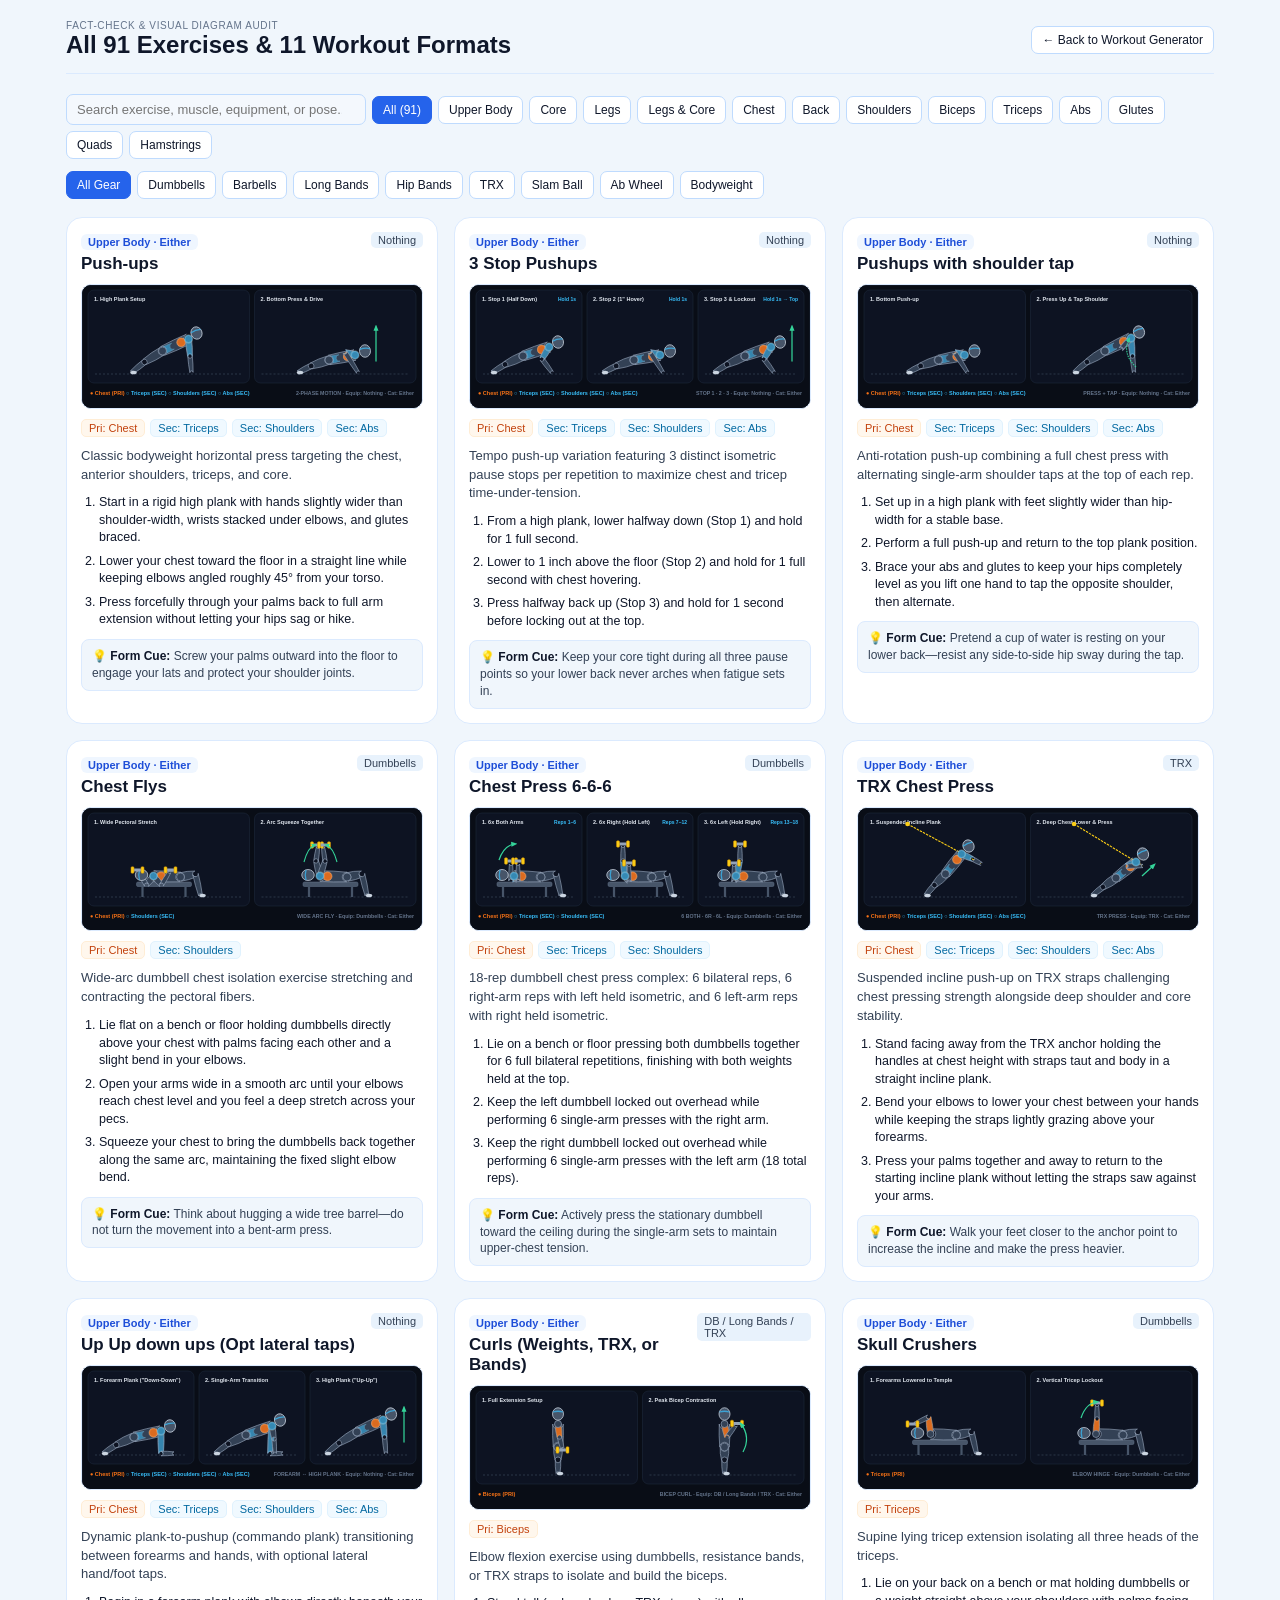
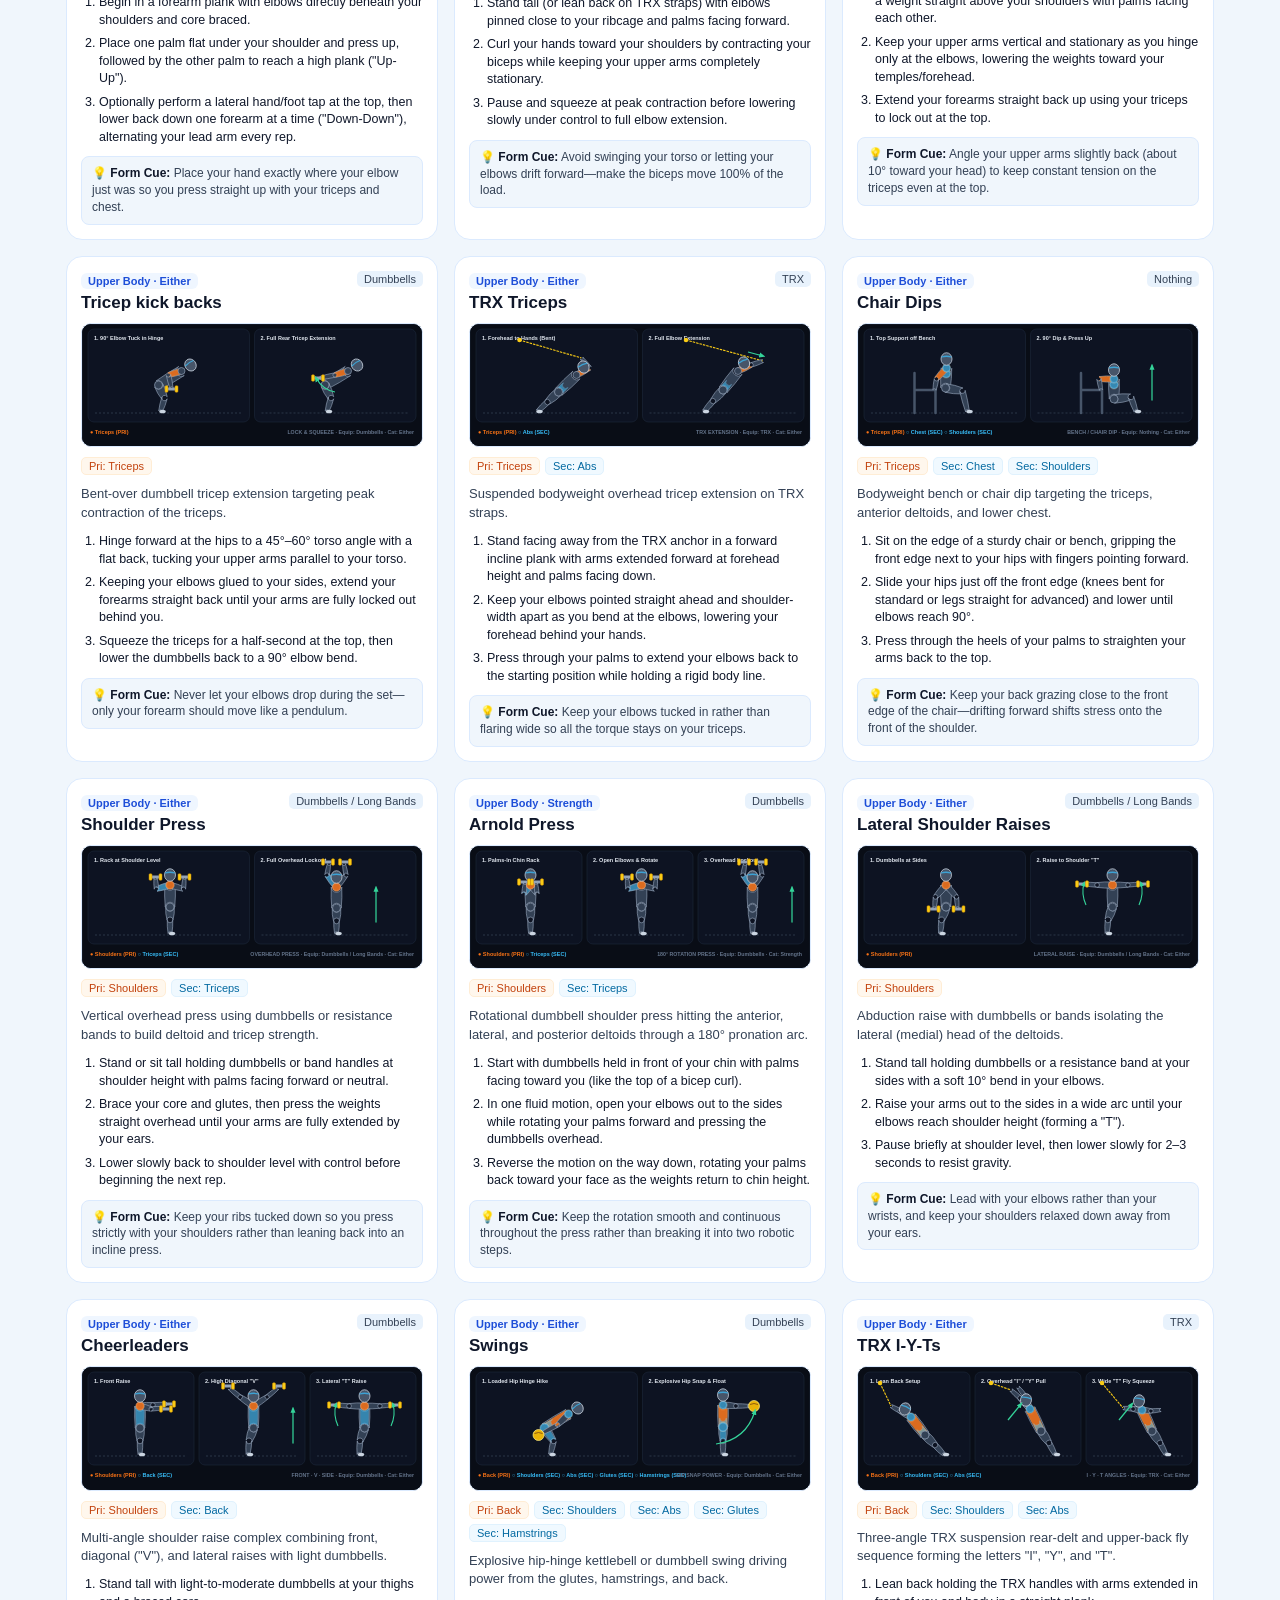
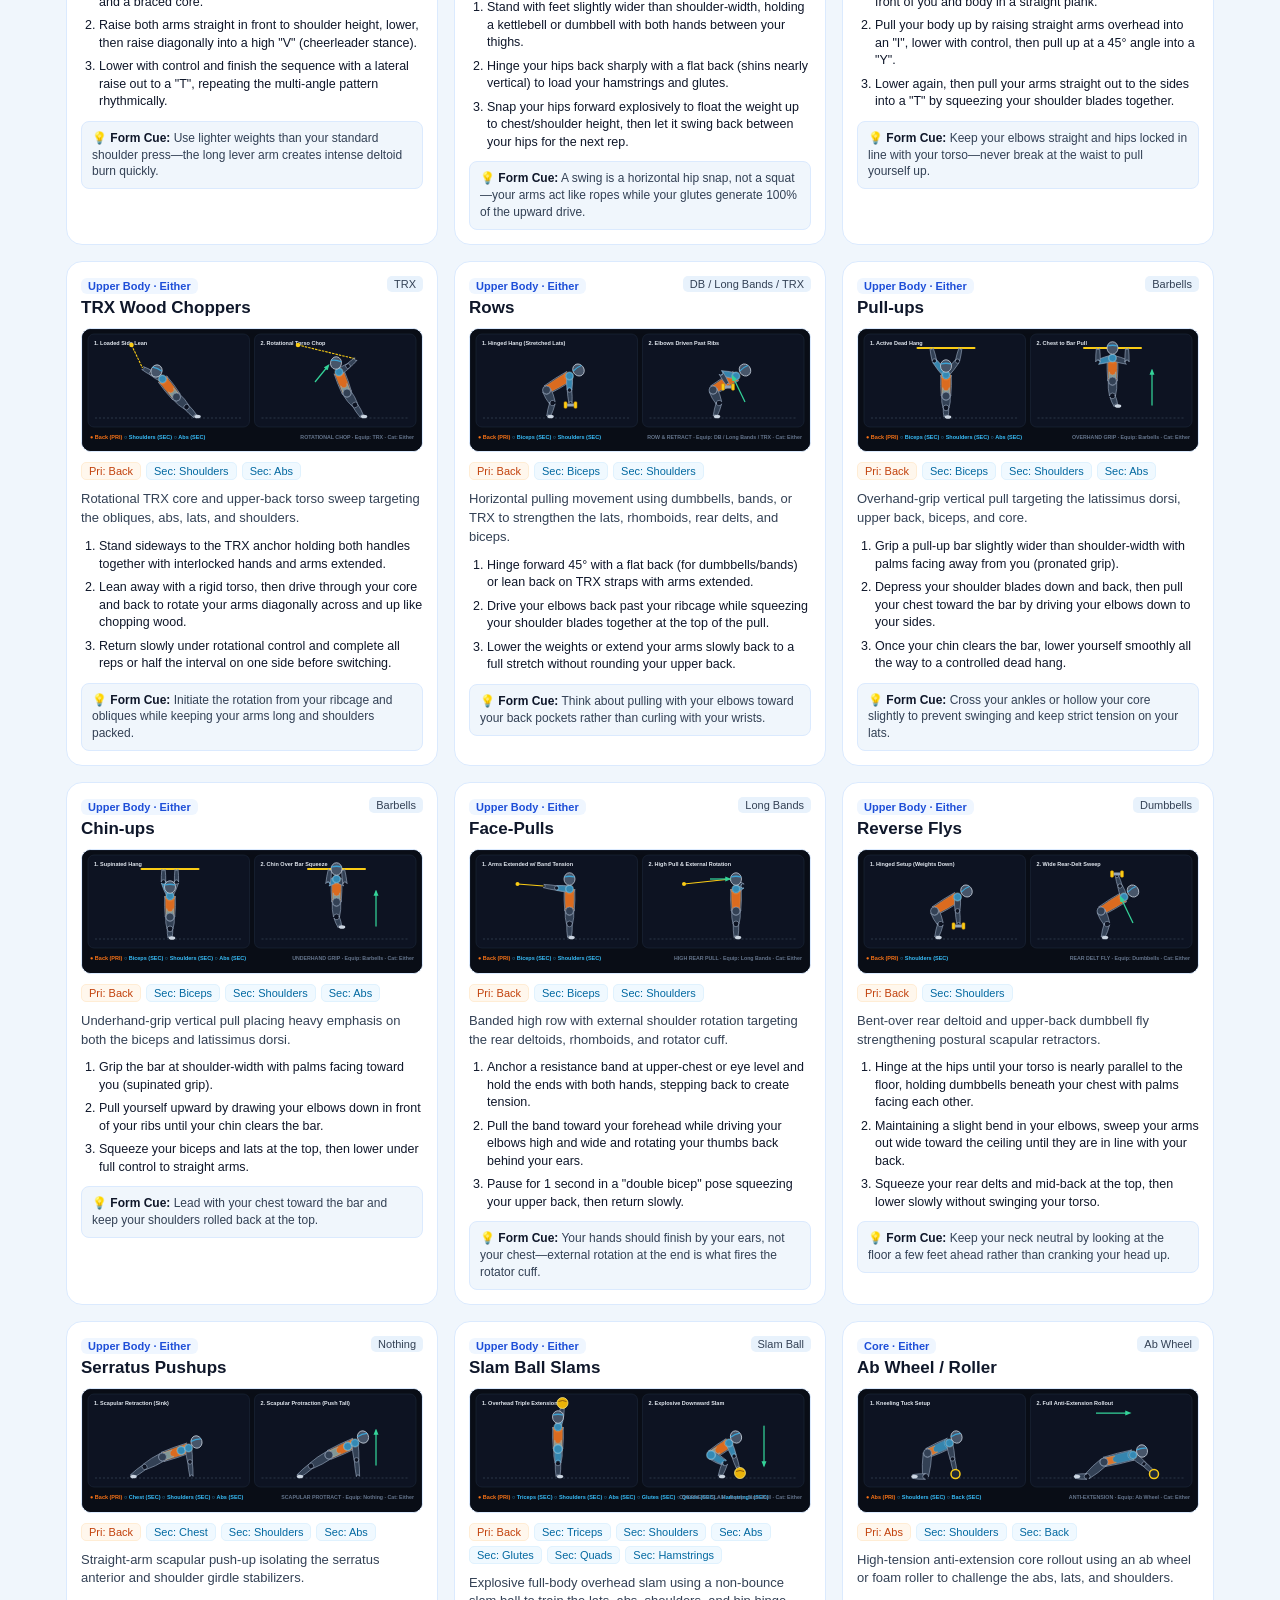
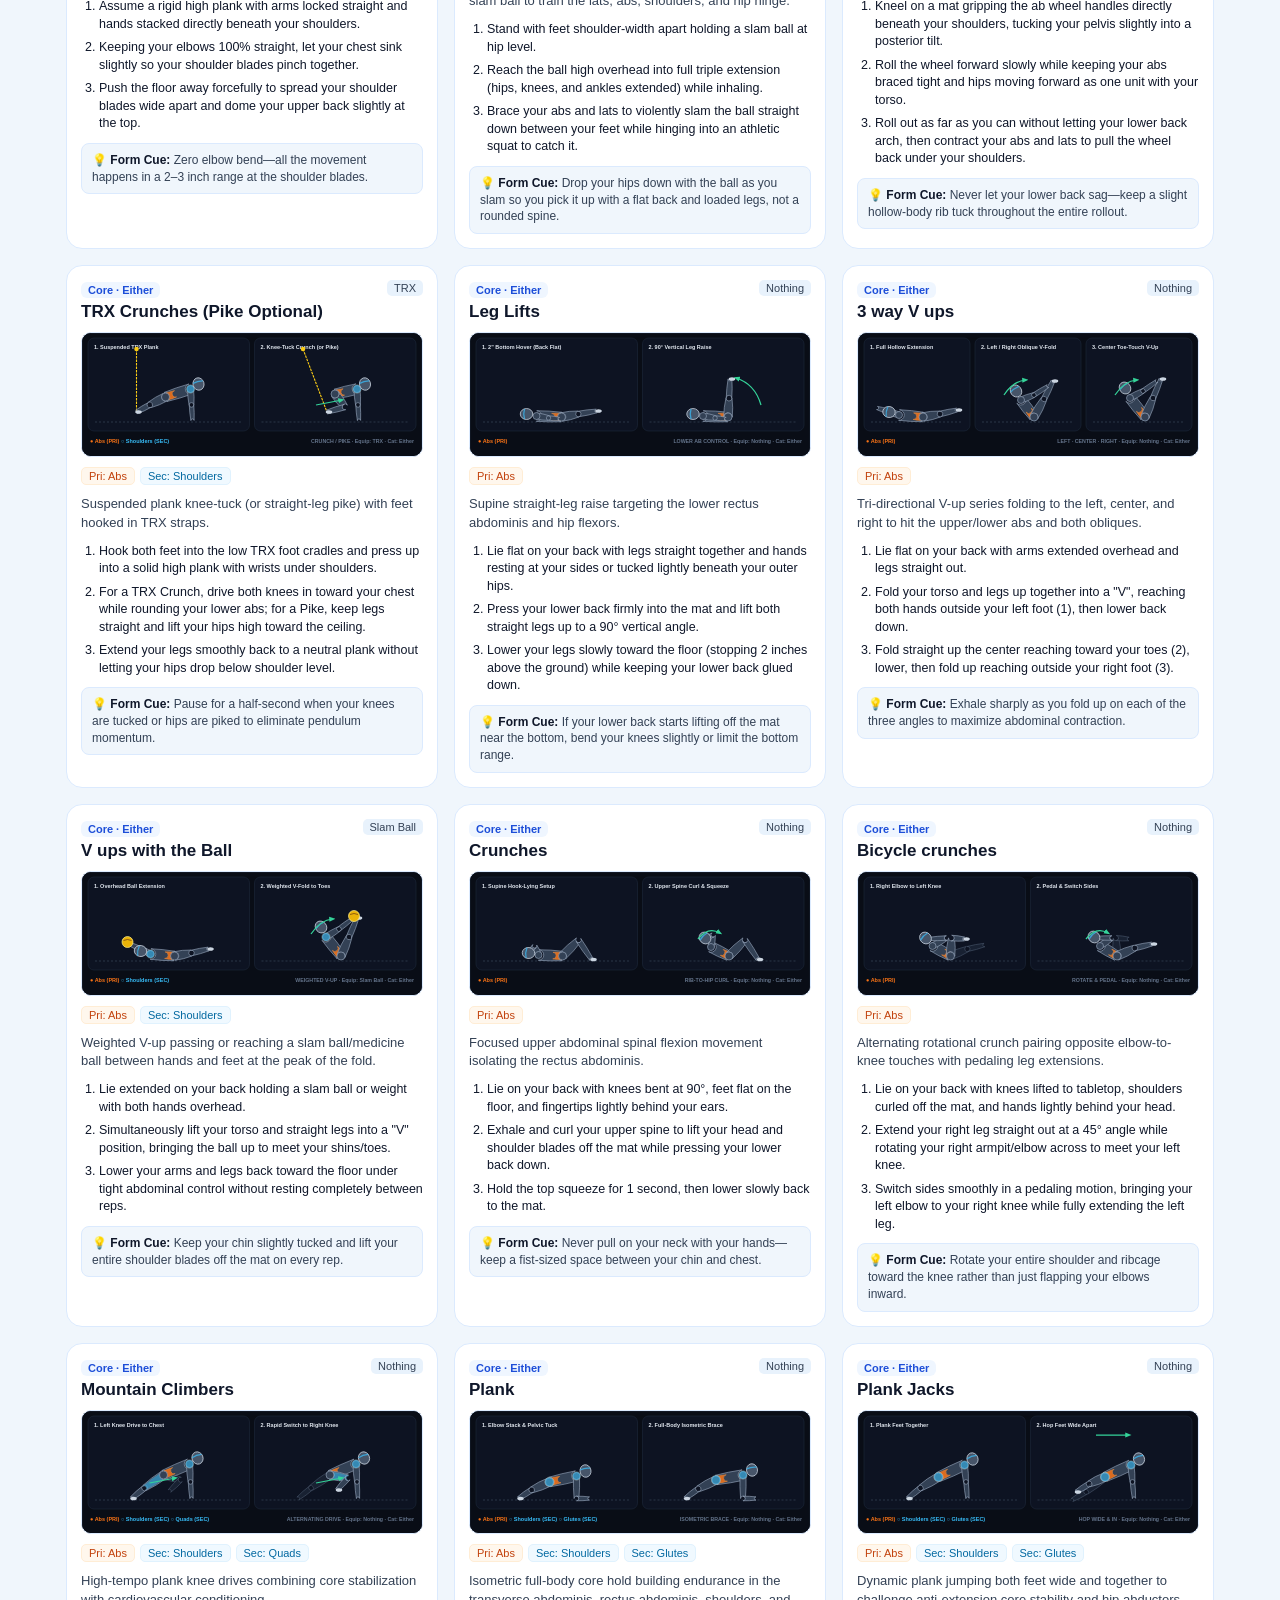
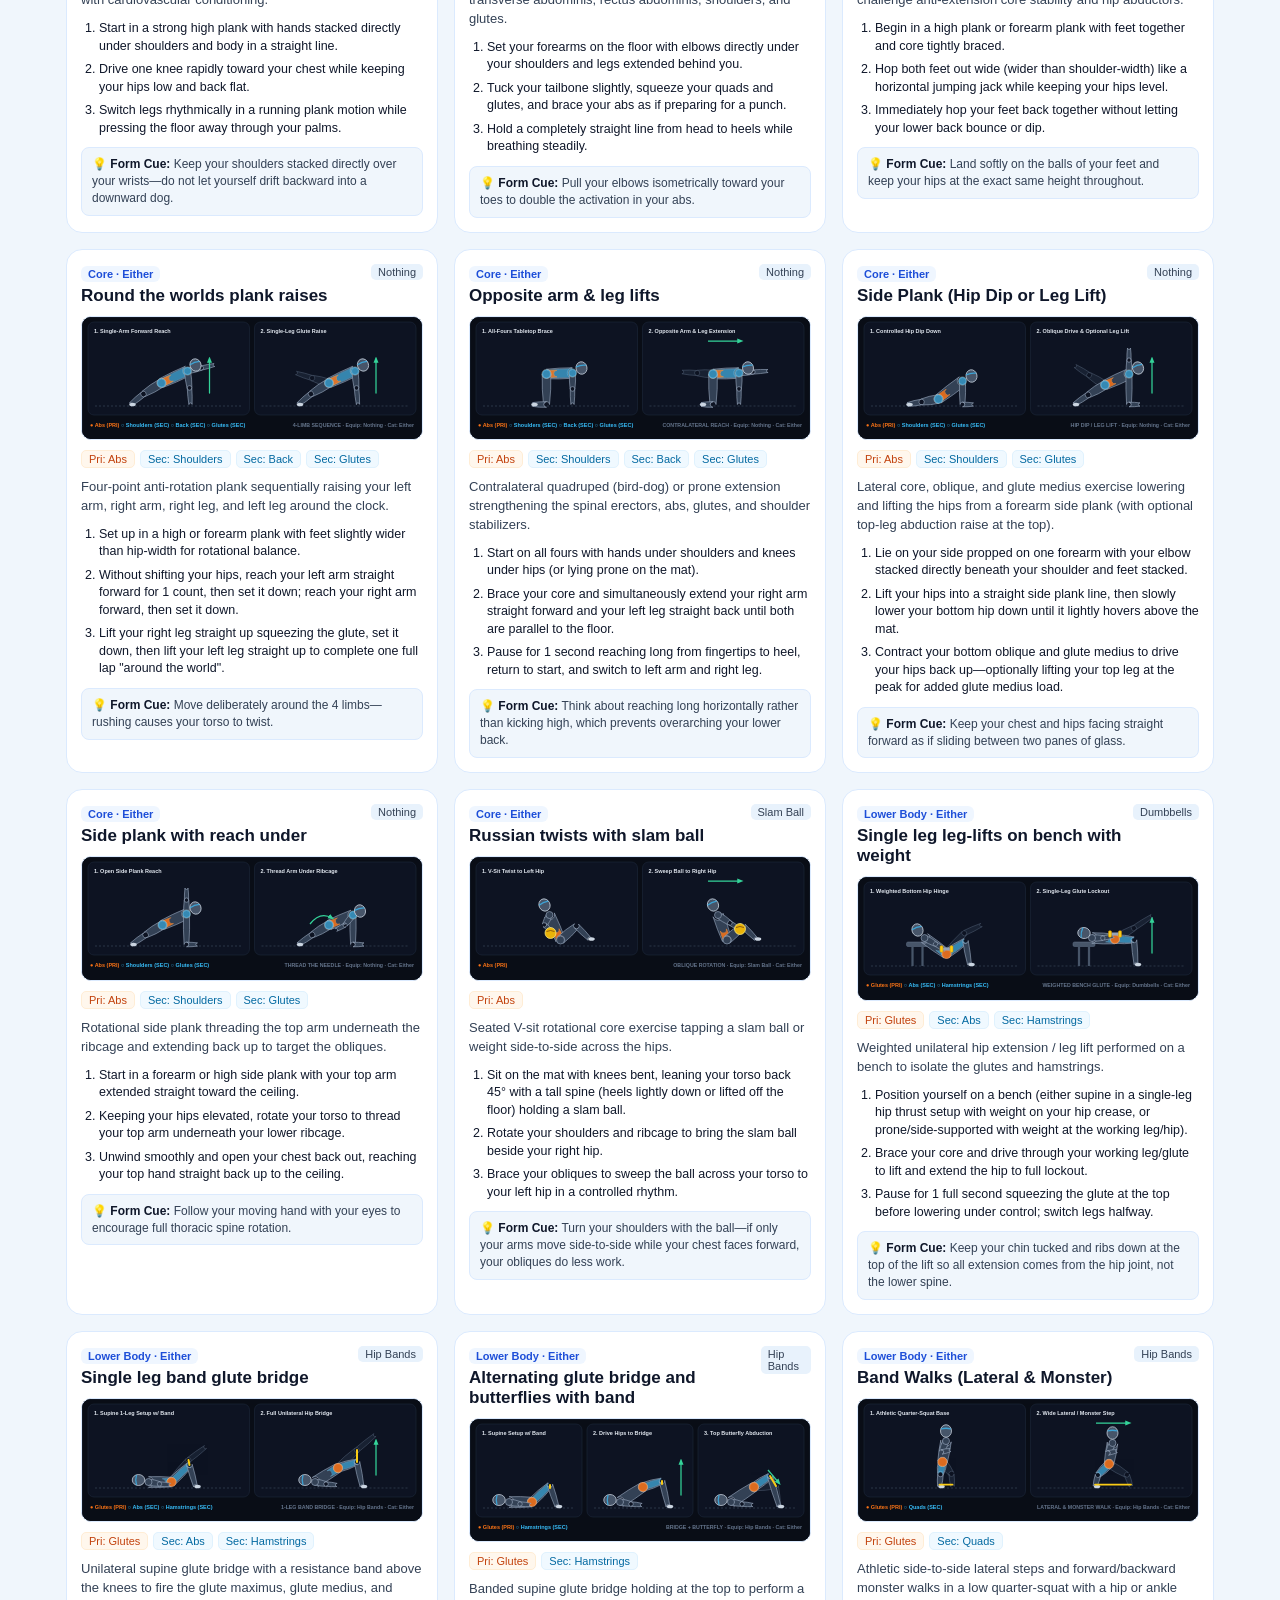
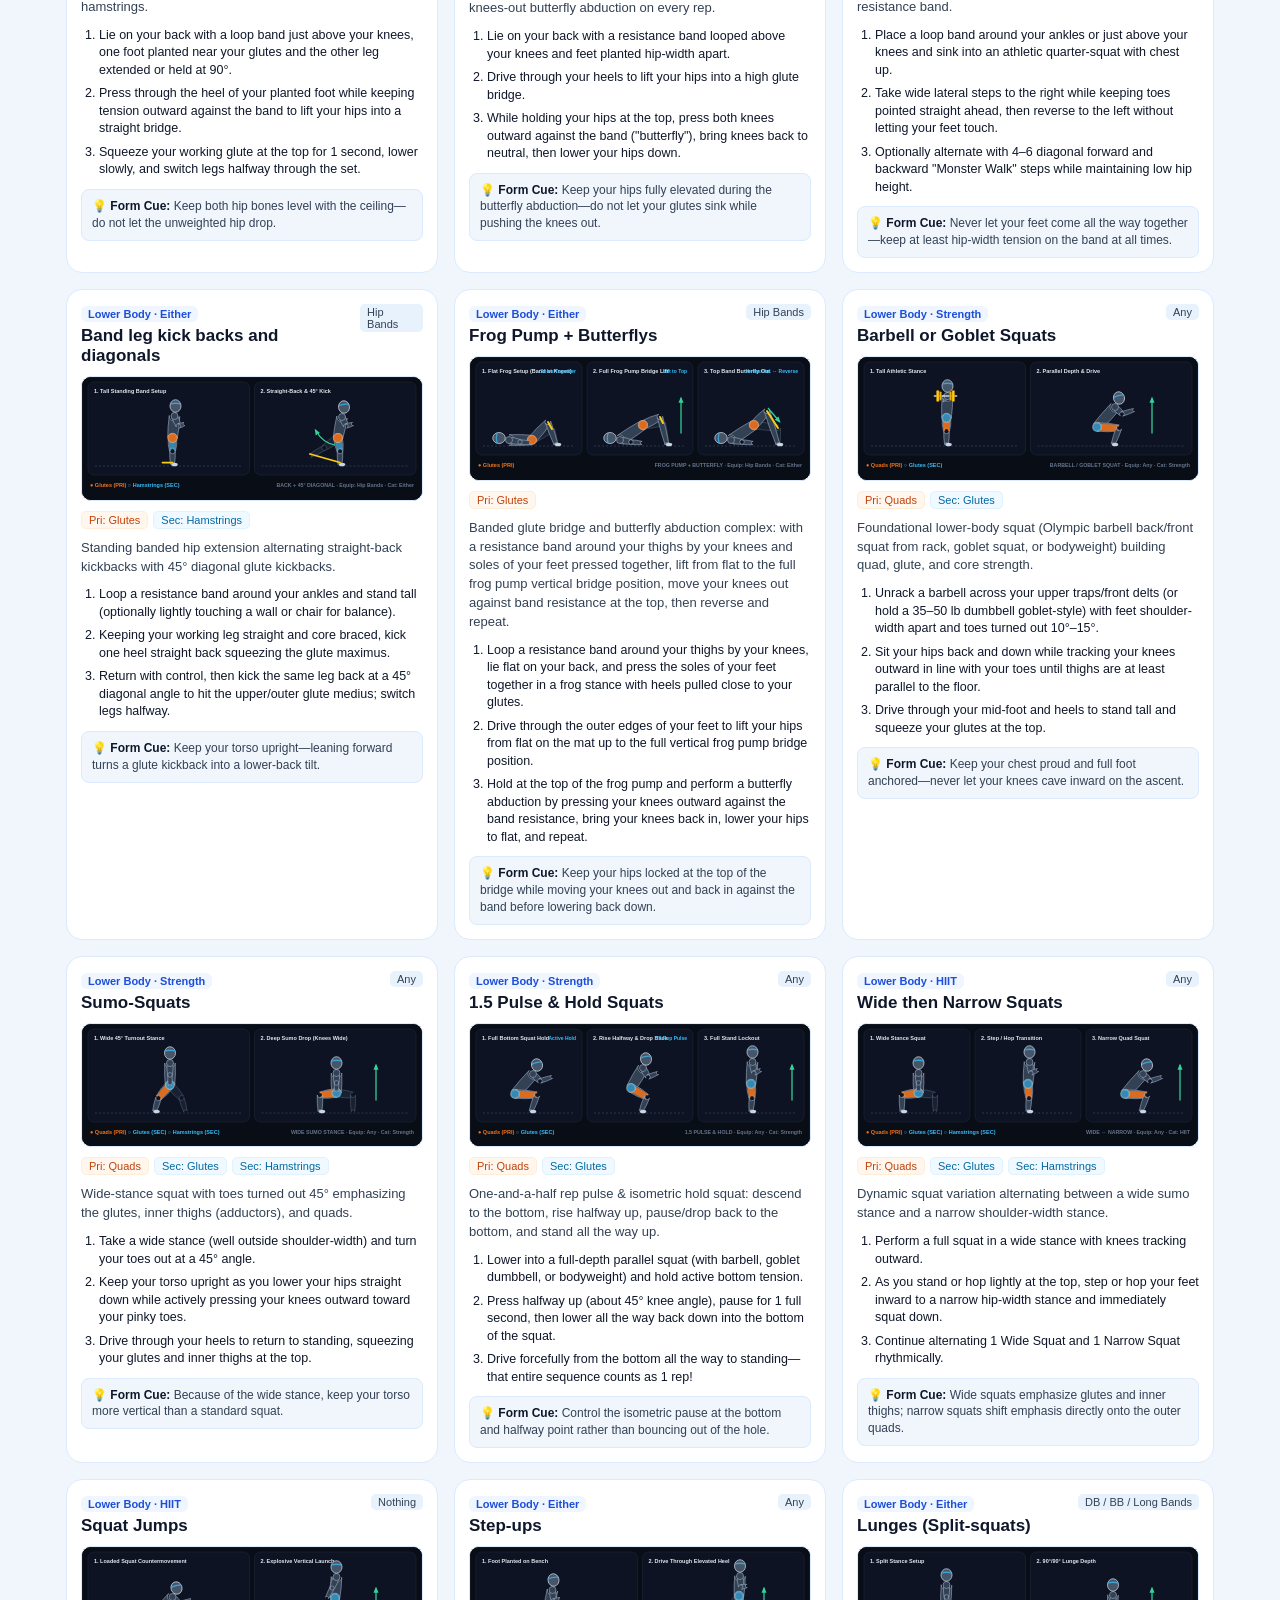
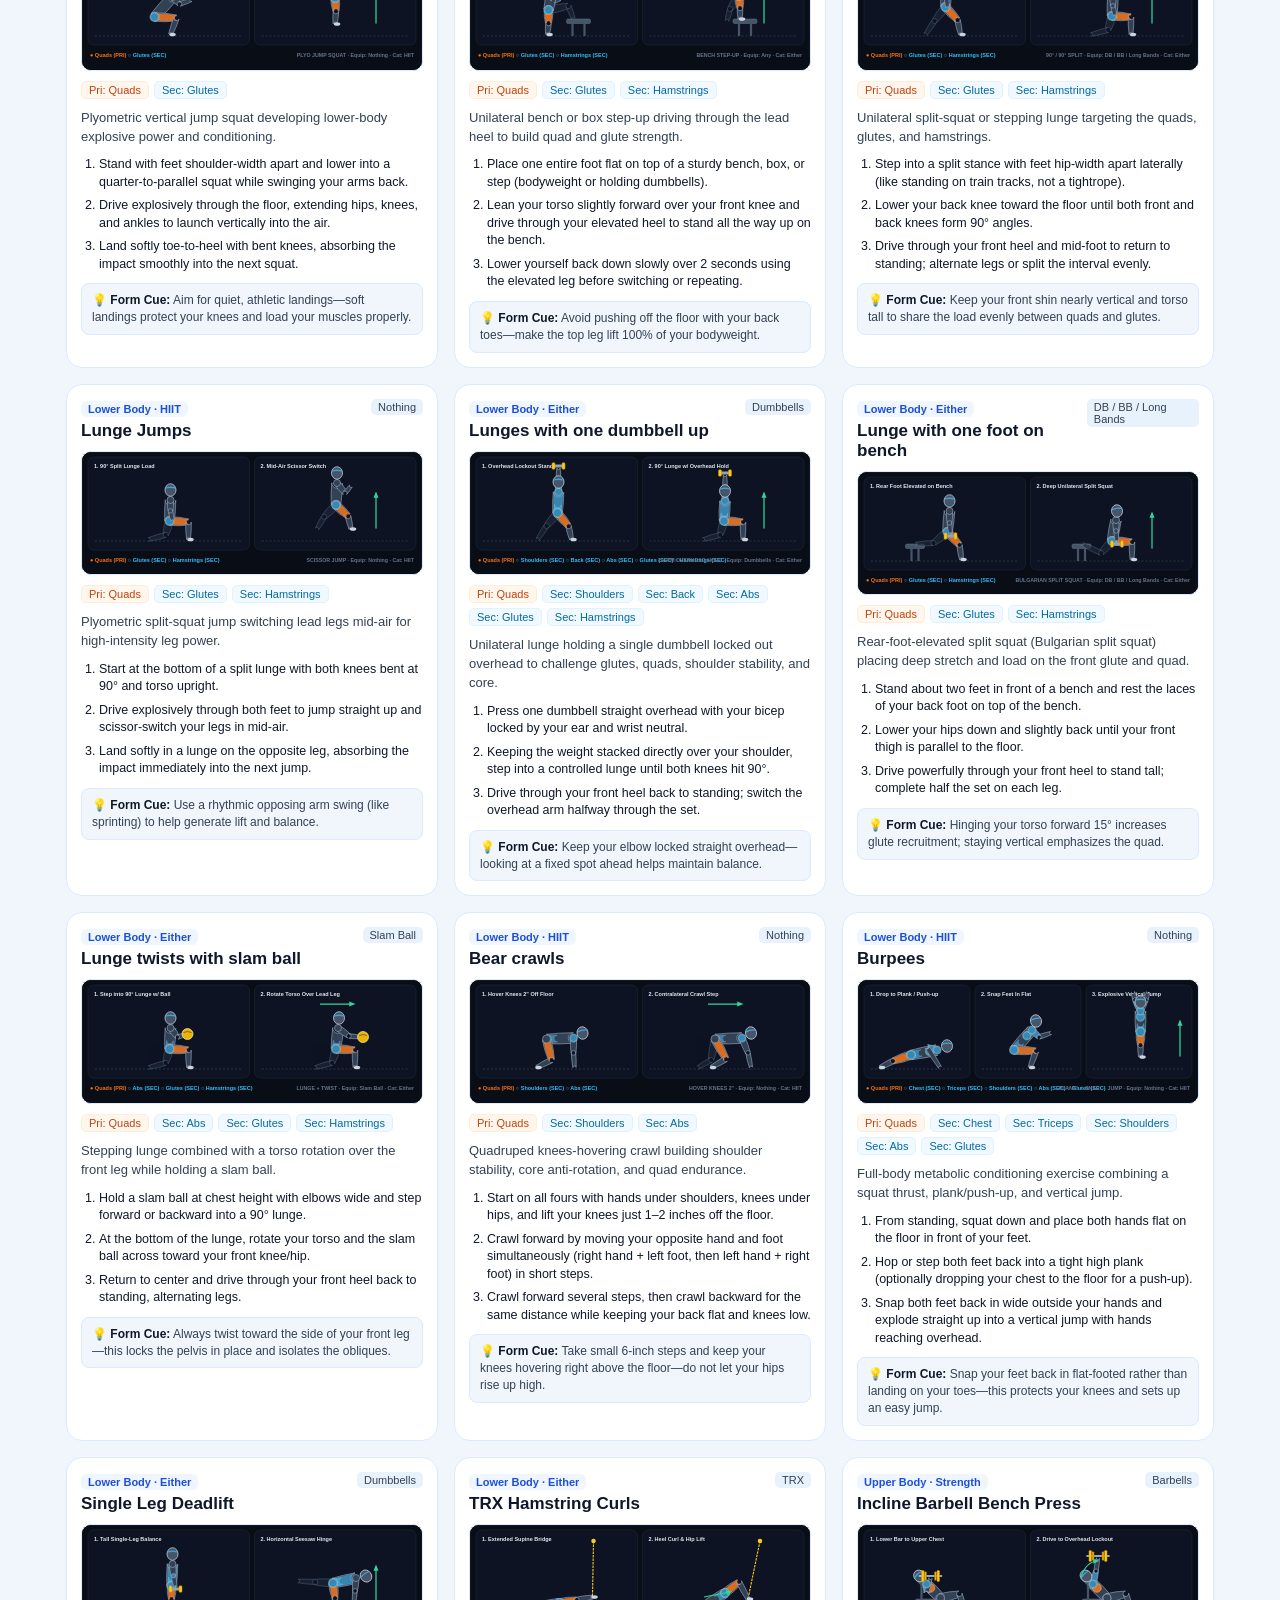
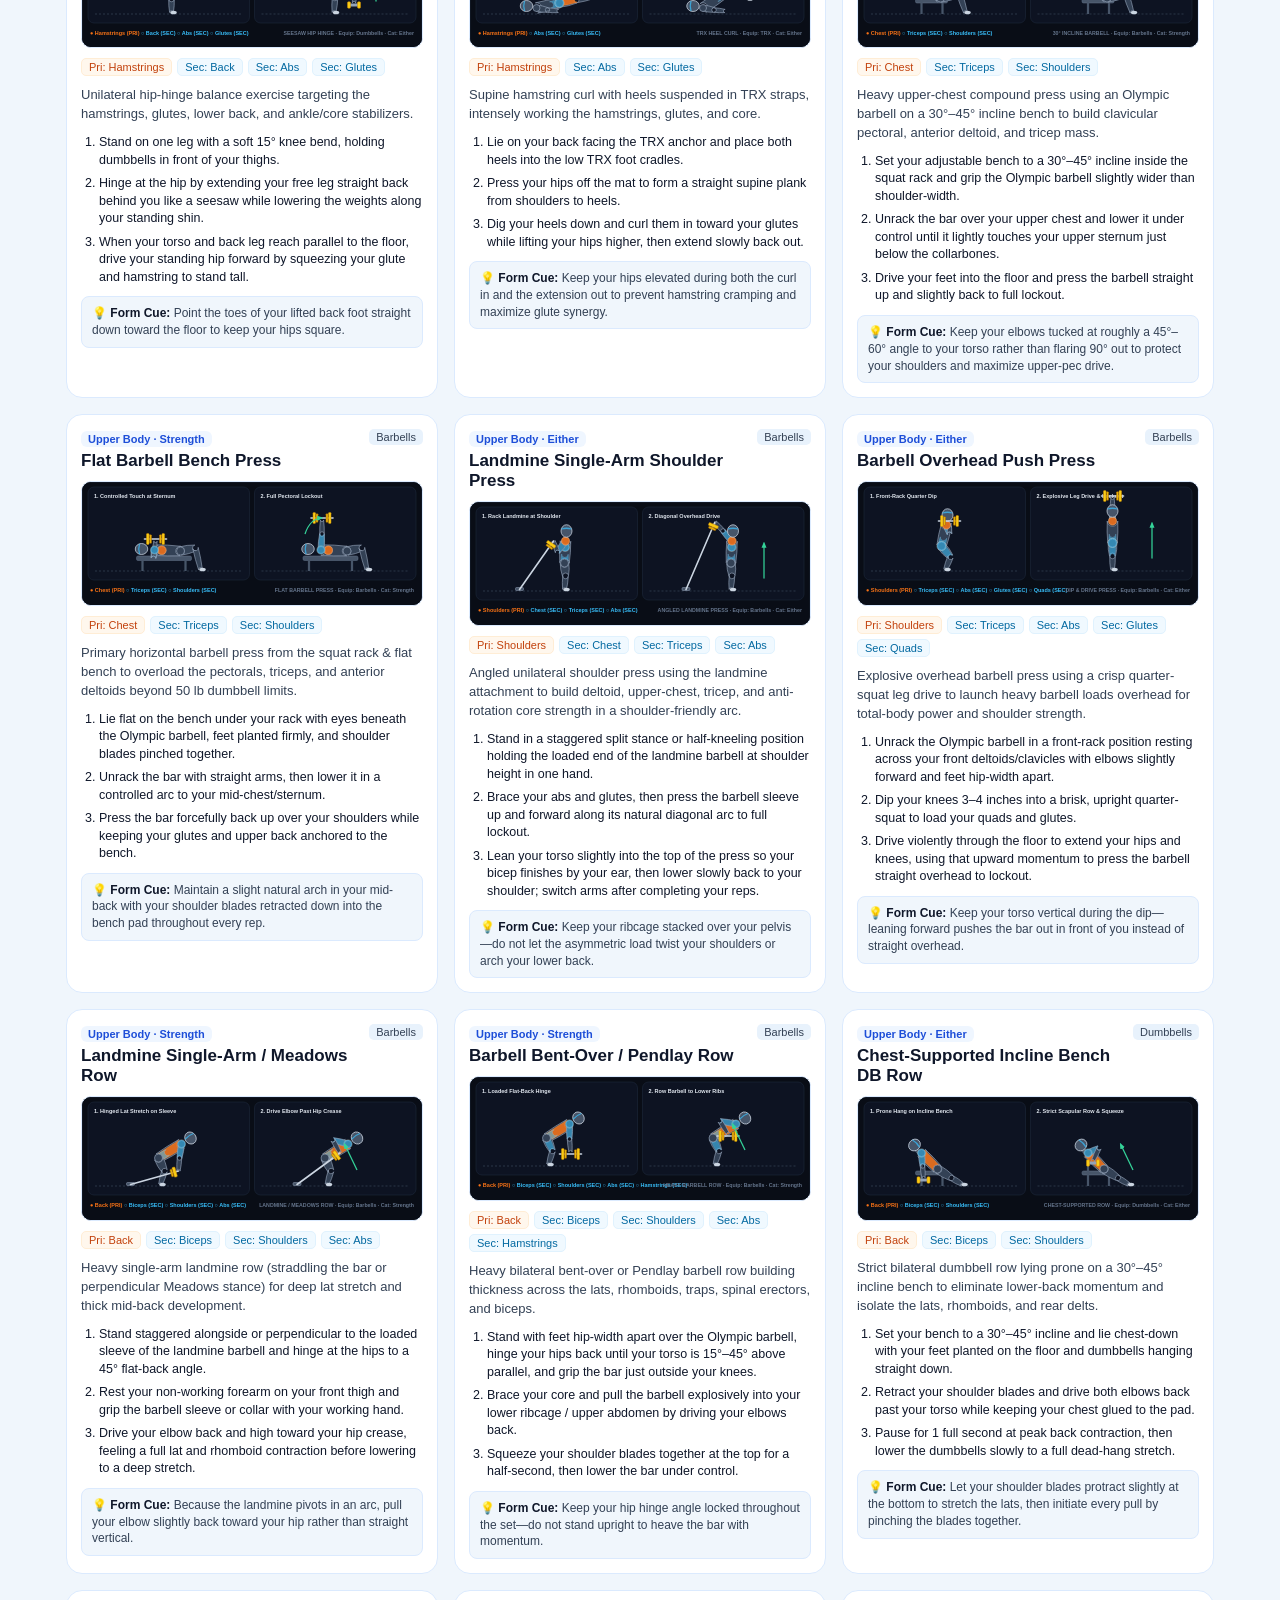
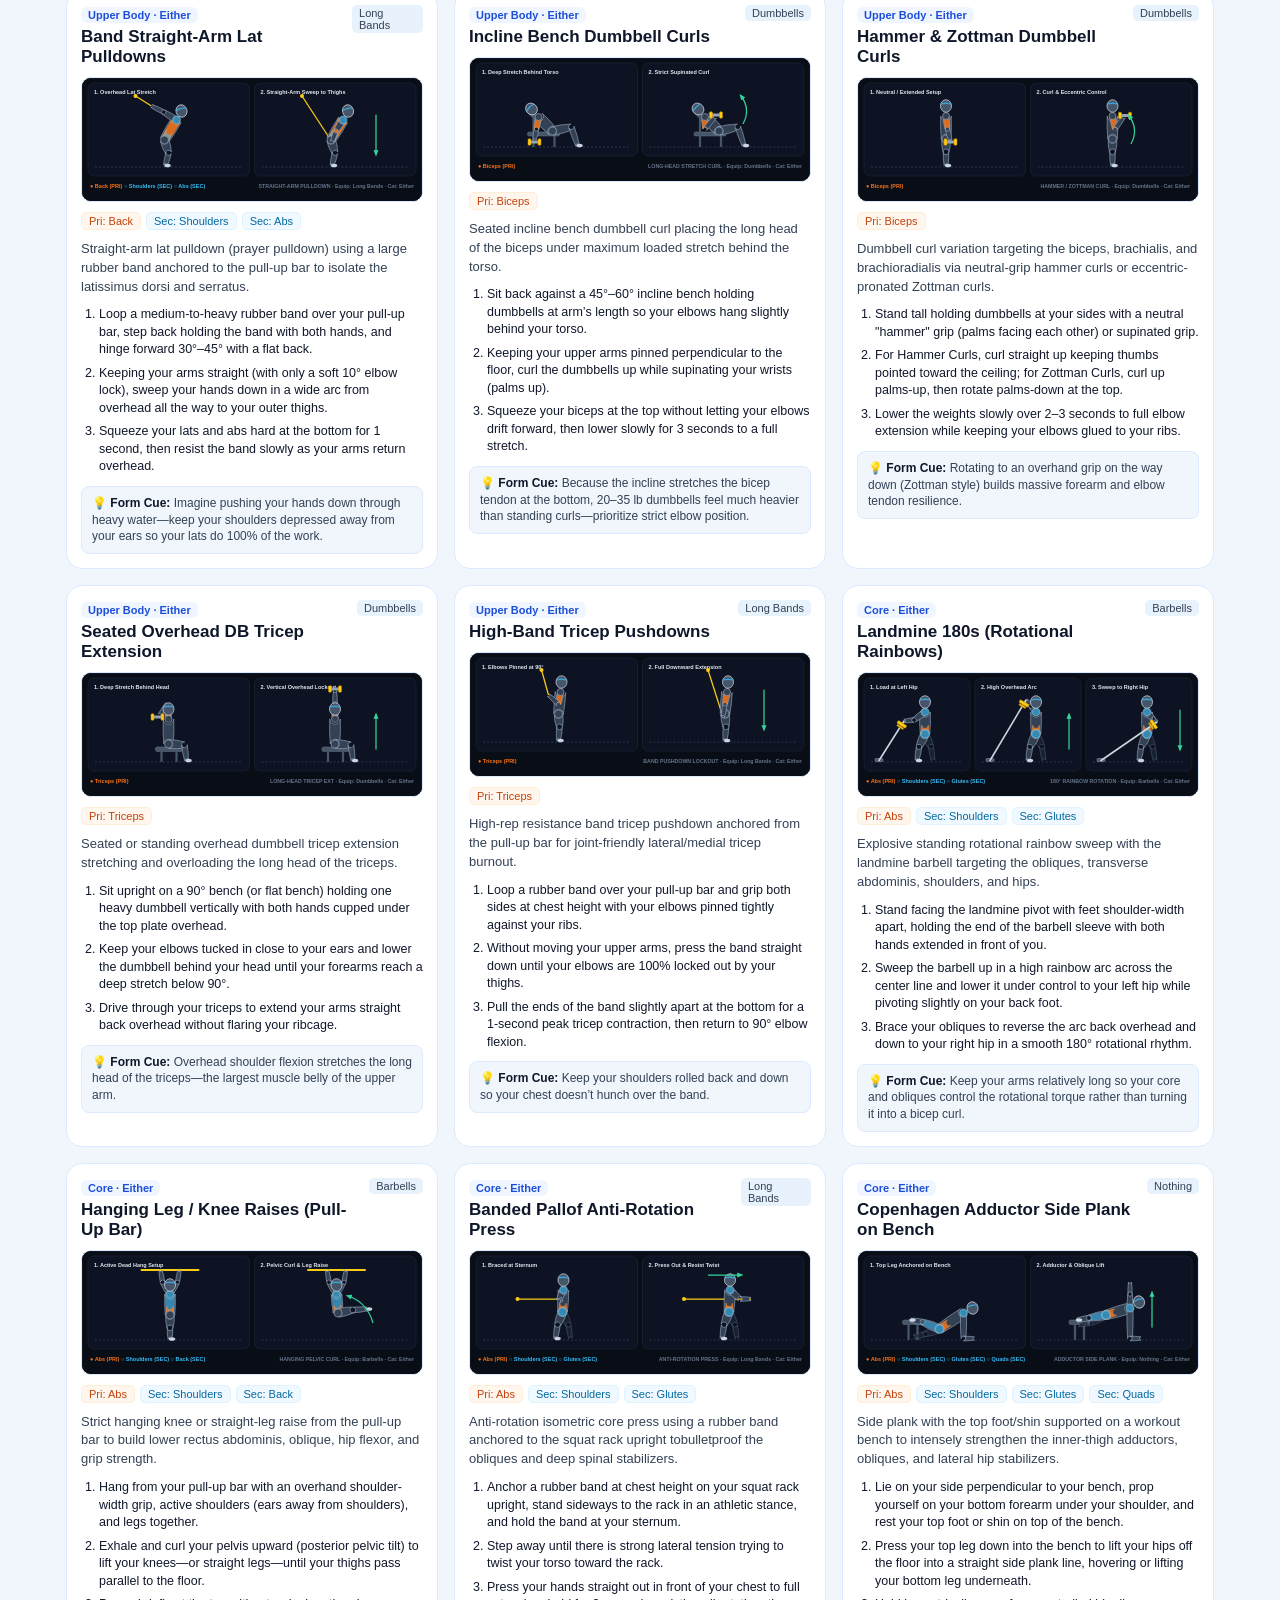
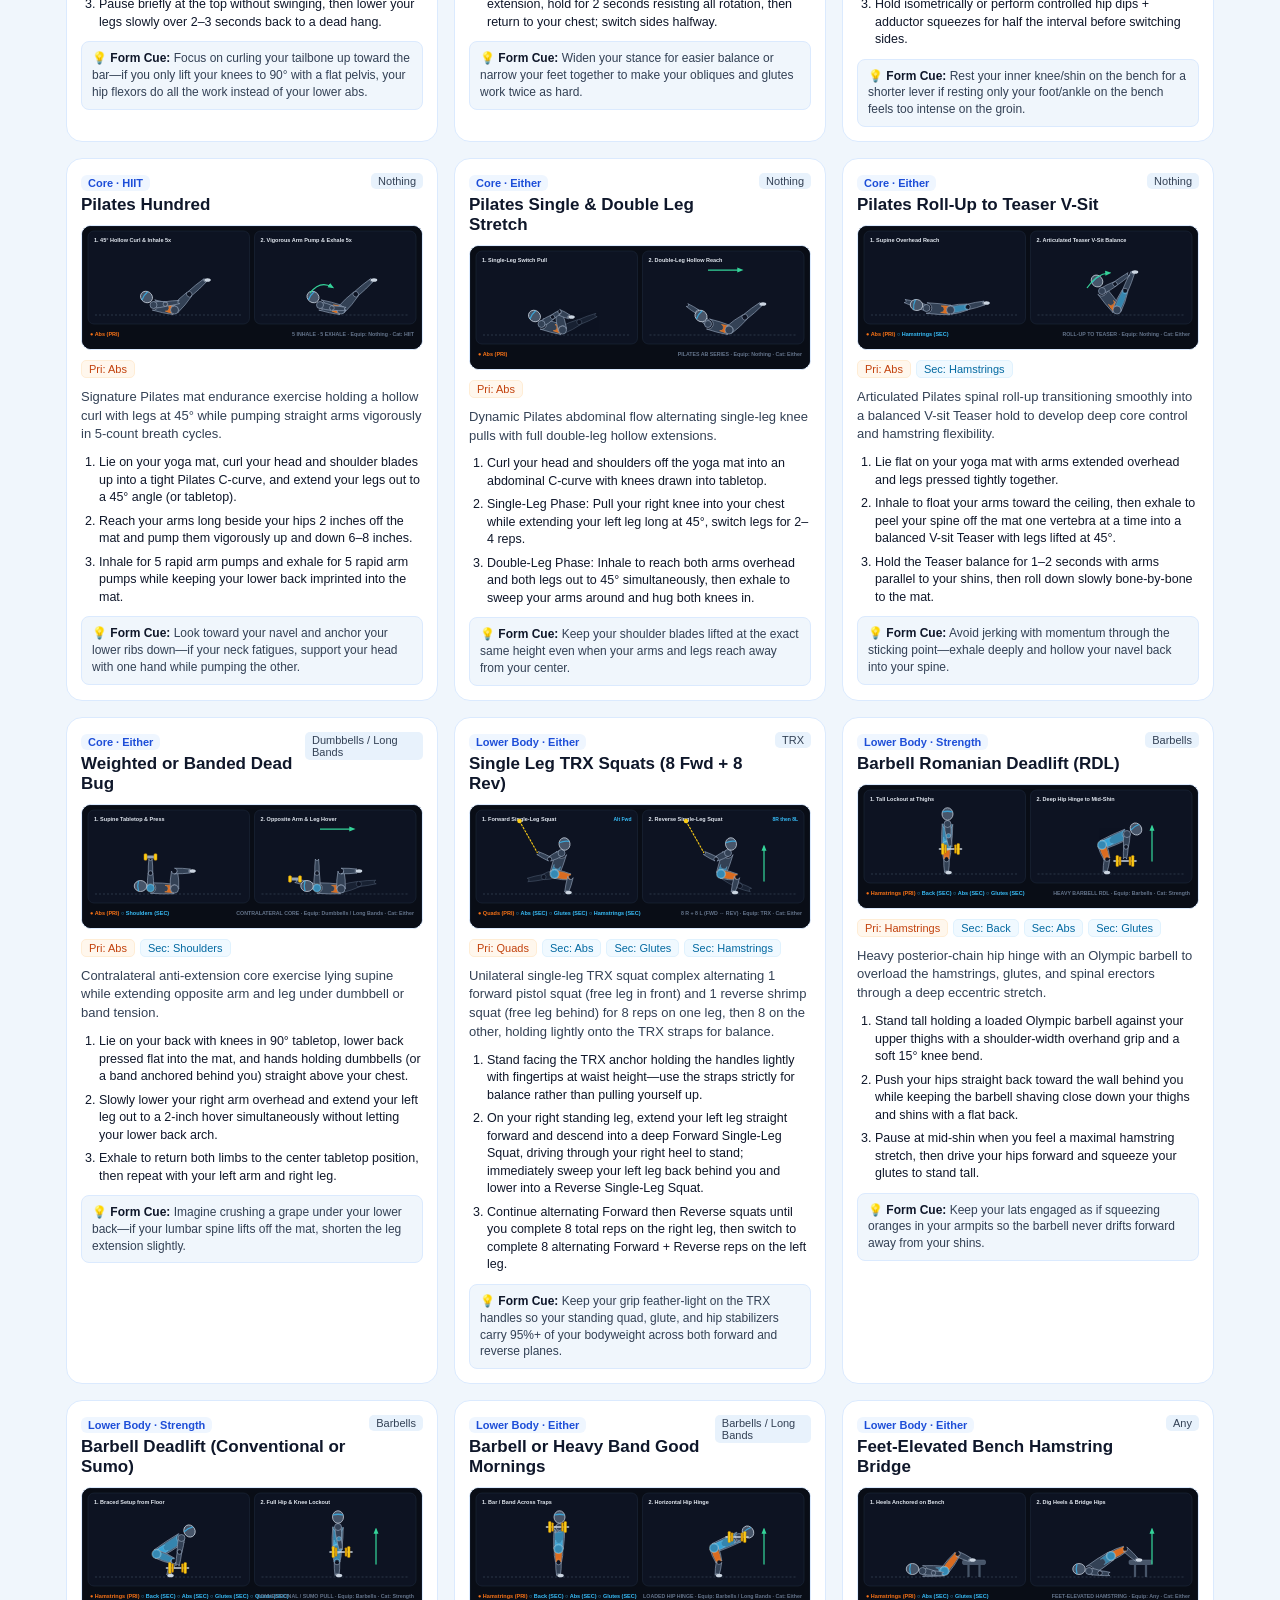
<file: qa-gallery.html>
<!DOCTYPE html>
<html lang="en">
<head>
  <meta charset="UTF-8" />
  <meta name="viewport" content="width=device-width, initial-scale=1.0, viewport-fit=cover" />
  <title>91 Exercises &amp; Diagrams — Fact-Check &amp; QA Gallery</title>
  <link rel="icon" type="image/svg+xml" href="./diagrams/app-icon.svg?v=34" />
  <link rel="apple-touch-icon" href="./apple-touch-icon.png?v=34" />
  <link rel="stylesheet" href="./src/styles.css?v=34" />
  <style>
    .qa-shell {
      max-width: 1180px;
      margin: 0 auto;
      padding: calc(var(--safe-top, 0px) + 20px) 16px calc(var(--safe-bottom, 0px) + 60px);
    }
    .qa-header {
      display: flex;
      flex-wrap: wrap;
      align-items: center;
      justify-content: space-between;
      gap: 12px;
      margin-bottom: 20px;
      padding-bottom: 14px;
      border-bottom: 1px solid var(--border-subtle);
    }
    .qa-grid {
      display: grid;
      grid-template-columns: repeat(auto-fill, minmax(340px, 1fr));
      gap: 16px;
    }
    .qa-card {
      background: var(--bg-card);
      border: 1px solid var(--border-subtle);
      border-radius: 16px;
      padding: 14px;
      display: flex;
      flex-direction: column;
      gap: 10px;
    }
    .qa-card-top {
      display: flex;
      align-items: flex-start;
      justify-content: space-between;
      gap: 8px;
    }
    .qa-card-eyebrow {
      font-size: 11px;
      font-weight: 800;
      color: var(--accent-blue-text);
      background: var(--accent-blue-soft);
      padding: 2px 7px;
      border-radius: 6px;
    }
    .qa-filter-bar {
      display: flex;
      flex-wrap: wrap;
      gap: 6px;
      margin-bottom: 18px;
      align-items: center;
    }
    .qa-filter-bar .secondary-pill-btn.active {
      background: var(--accent-primary);
      border-color: var(--accent-primary);
      color: #ffffff;
    }
  </style>
</head>
<body>
  <div class="qa-shell">
    <header class="qa-header">
      <div>
        <span class="eyebrow-label">FACT-CHECK &amp; VISUAL DIAGRAM AUDIT</span>
        <h1 style="margin:0;font-size:24px;">All 91 Exercises &amp; 11 Workout Formats</h1>
      </div>
      <a href="./index.html" class="secondary-pill-btn">← Back to Workout Generator</a>
    </header>

    <div class="qa-filter-bar">
      <input id="qaSearch" type="search" placeholder="Search exercise, muscle, equipment, or pose..." class="search-input" style="max-width:300px;" />
      <button class="secondary-pill-btn active" data-filter="all" type="button">All (91)</button>
      <button class="secondary-pill-btn" data-filter="Upper Body" type="button">Upper Body</button>
      <button class="secondary-pill-btn" data-filter="Core" type="button">Core</button>
      <button class="secondary-pill-btn" data-filter="Legs" type="button">Legs</button>
      <button class="secondary-pill-btn" data-filter="Legs and Core" type="button">Legs &amp; Core</button>
      <button class="secondary-pill-btn" data-filter="Chest" type="button">Chest</button>
      <button class="secondary-pill-btn" data-filter="Back" type="button">Back</button>
      <button class="secondary-pill-btn" data-filter="Shoulders" type="button">Shoulders</button>
      <button class="secondary-pill-btn" data-filter="Biceps" type="button">Biceps</button>
      <button class="secondary-pill-btn" data-filter="Triceps" type="button">Triceps</button>
      <button class="secondary-pill-btn" data-filter="Abs" type="button">Abs</button>
      <button class="secondary-pill-btn" data-filter="Glutes" type="button">Glutes</button>
      <button class="secondary-pill-btn" data-filter="Quads" type="button">Quads</button>
      <button class="secondary-pill-btn" data-filter="Hamstrings" type="button">Hamstrings</button>
    </div>

    <div class="qa-filter-bar" id="qaEquipFilterBar" style="margin-top:-6px;">
      <button class="secondary-pill-btn active" data-equip-filter="all" type="button">All Gear</button>
      <button class="secondary-pill-btn" data-equip-filter="Dumbbells" type="button">Dumbbells</button>
      <button class="secondary-pill-btn" data-equip-filter="Barbells" type="button">Barbells</button>
      <button class="secondary-pill-btn" data-equip-filter="Long Bands" type="button">Long Bands</button>
      <button class="secondary-pill-btn" data-equip-filter="Hip Bands" type="button">Hip Bands</button>
      <button class="secondary-pill-btn" data-equip-filter="TRX" type="button">TRX</button>
      <button class="secondary-pill-btn" data-equip-filter="Slam Ball" type="button">Slam Ball</button>
      <button class="secondary-pill-btn" data-equip-filter="Ab Wheel" type="button">Ab Wheel</button>
      <button class="secondary-pill-btn" data-equip-filter="Nothing" type="button">Bodyweight</button>
    </div>

    <div id="qaExerciseGrid" class="qa-grid"></div>
  </div>

  <script type="module">
    import { DataService } from './src/services/dataService.js?v=34';
    import { SPECIFIC_MUSCLES } from './src/engine/muscleLoadAnalyzer.js?v=34';
    import { filterExercisesByMuscleAndQuery } from './src/engine/workoutEngine.js?v=34';

    if ('serviceWorker' in navigator && location.protocol.startsWith('http')) {
      const hadController = !!navigator.serviceWorker.controller;
      let refreshing = false;
      navigator.serviceWorker.addEventListener('controllerchange', () => {
        if (!hadController || refreshing) return;
        refreshing = true;
        window.location.reload();
      });
      navigator.serviceWorker.register('./sw.js?v=34', { updateViaCache: 'none' }).then(reg => reg.update()).catch(() => {});
    }

    const ds = new DataService();
    await ds.init('./data/sheet-data.json?v=34', './data/enrichments.json?v=34');

    const totalExCount = ds.sheetData.exercises.length;
    const totalWkCount = ds.sheetData.workouts.length;
    document.title = `${totalExCount} Exercises & Diagrams — Fact-Check & QA Gallery`;
    const h1El = document.querySelector('.qa-header h1');
    if (h1El) h1El.textContent = `All ${totalExCount} Exercises & ${totalWkCount} Workout Formats`;
    const allFilterBtn = document.querySelector('.qa-filter-bar [data-filter="all"]');
    if (allFilterBtn) allFilterBtn.textContent = `All (${totalExCount})`;

    let activeFilter = 'all';
    let activeEquipFilter = 'all';
    const grid = document.getElementById('qaExerciseGrid');
    const searchInput = document.getElementById('qaSearch');

    function render() {
      const q = (searchInput.value || '').trim();
      const list = filterExercisesByMuscleAndQuery(ds.sheetData.exercises, {
        muscleFilter: activeFilter,
        equipmentFilter: activeEquipFilter,
        query: q
      });

      grid.innerHTML = list.map(ex => {
        const enrich = ex.enrichment || {};
        const pri = SPECIFIC_MUSCLES.filter(m => ex.muscles[m] === 'Pri');
        const sec = SPECIFIC_MUSCLES.filter(m => ex.muscles[m] === 'Sec');
        const areaLabels = Object.entries(ex.bodyCategories || {})
          .filter(([, v]) => v === 'Pri')
          .map(([k]) => (k === 'Legs' ? 'Lower Body' : k))
          .join(' · ');
        return `
          <article class="qa-card" data-exercise-id="${ex.id}">
            <div class="qa-card-top">
              <div>
                <span class="qa-card-eyebrow">${areaLabels} · ${ex.workoutCategory}</span>
                <h2 style="margin:4px 0 0;font-size:17px;">${ex.name}</h2>
              </div>
              <span class="mini-tag">${ex.equipment}</span>
            </div>
            <div class="diagram-container">
              <img src="./${enrich.diagram}" alt="${ex.name} diagram" width="680" height="248" class="exercise-diagram-img" />
            </div>
            <div class="badge-row">
              ${pri.map(m => `<span class="mini-tag pri-muscle">Pri: ${m}</span>`).join('')}
              ${sec.map(m => `<span class="mini-tag sec-muscle">Sec: ${m}</span>`).join('')}
            </div>
            <p class="modal-lead" style="font-size:13px;">${enrich.summary}</p>
            <ol class="steps-list" style="font-size:12.5px;">
              ${(enrich.steps || []).map(s => `<li>${s}</li>`).join('')}
            </ol>
            <div class="form-tip-box" style="font-size:12px;">
              <strong>💡 Form Cue:</strong> ${enrich.formTip}
            </div>
          </article>
        `;
      }).join('');
    }

    searchInput.addEventListener('input', render);
    document.querySelectorAll('[data-filter]').forEach(btn => {
      btn.addEventListener('click', () => {
        activeFilter = btn.getAttribute('data-filter');
        document.querySelectorAll('[data-filter]').forEach(b => b.classList.toggle('active', b === btn));
        render();
      });
    });
    document.querySelectorAll('[data-equip-filter]').forEach(btn => {
      btn.addEventListener('click', () => {
        activeEquipFilter = btn.getAttribute('data-equip-filter');
        document.querySelectorAll('[data-equip-filter]').forEach(b => b.classList.toggle('active', b === btn));
        render();
      });
    });

    render();
  </script>
</body>
</html>
</file>
<file: src/styles.css>
:root {
  --bg-primary: #f0f6fc;
  --bg-card: #ffffff;
  --bg-card-elevated: #e8f2fc;
  --bg-input: #f4f8fd;
  --border-subtle: #dbeafe;
  --border-strong: #bfdbfe;
  --text-primary: #0f172a;
  --text-secondary: #334155;
  --text-muted: #64748b;
  --link-color: #2563eb;
  --accent-primary: #2563eb;
  --accent-blue-soft: #eff6ff;
  --accent-blue-border: #bfdbfe;
  --accent-blue-text: #1d4ed8;
  --accent-amber-bg: #fffbeb;
  --accent-amber-border: #fde68a;
  --accent-amber-text: #92400e;
  --radius-lg: 10px;
  --radius-md: 7px;
  --radius-sm: 4px;
  --safe-top: env(safe-area-inset-top, 0px);
  --safe-bottom: env(safe-area-inset-bottom, 0px);
}

* {
  box-sizing: border-box;
  -webkit-tap-highlight-color: transparent;
}

html, body {
  margin: 0;
  padding: 0;
  background-color: var(--bg-primary);
  color: var(--text-primary);
  font-family: -apple-system, BlinkMacSystemFont, "SF Pro Text", "Inter", "Segoe UI", Roboto, Helvetica, Arial, sans-serif;
  -webkit-font-smoothing: antialiased;
  touch-action: manipulation;
  overscroll-behavior-y: none;
}

.app-shell {
  max-width: 480px;
  margin: 0 auto;
  min-height: 100dvh;
  padding-bottom: calc(var(--safe-bottom) + 12px);
  display: flex;
  flex-direction: column;
}

/* Compact Light Top Navigation (safe-area-inset-top keeps sticky header below iPhone Dynamic Island in Safari Shortcut standalone mode) */
.top-nav {
  position: sticky;
  top: 0;
  z-index: 30;
  display: flex;
  align-items: center;
  justify-content: space-between;
  padding: calc(var(--safe-top) + 6px) 12px 6px;
  background: rgba(240, 246, 252, 0.94);
  backdrop-filter: blur(12px);
  -webkit-backdrop-filter: blur(12px);
  border-bottom: 1px solid var(--border-subtle);
}

.brand-group {
  display: flex;
  align-items: center;
  gap: 8px;
}

.brand-medallion {
  width: 28px;
  height: 28px;
  border-radius: 7px;
  flex-shrink: 0;
  display: block;
  box-shadow: 0 1.5px 5px rgba(15, 23, 42, 0.28);
}

.brand-title {
  margin: 0;
  font-size: 15px;
  font-weight: 700;
  letter-spacing: -0.3px;
  color: var(--text-primary);
}

.excluded-pill {
  font-size: 10.5px;
  font-weight: 500;
  background: var(--accent-blue-soft);
  color: var(--accent-blue-text);
  border: 1px solid var(--accent-blue-border);
  padding: 1px 7px;
  border-radius: 999px;
}

.nav-actions {
  display: flex;
  align-items: center;
  gap: 6px;
}

.icon-btn {
  width: 28px;
  height: 28px;
  border-radius: 50%;
  background: var(--bg-card);
  border: 1px solid var(--border-subtle);
  color: var(--text-secondary);
  display: inline-flex;
  align-items: center;
  justify-content: center;
  cursor: pointer;
  padding: 0;
  transition: all 0.15s ease;
}

.icon-btn:hover,
.icon-btn:active {
  border-color: var(--link-color);
  color: var(--link-color);
  background: var(--accent-blue-soft);
}

/* Main Content — Ultra-Compact Vertical Density */
.main-content {
  padding: 8px 10px 16px;
  display: flex;
  flex-direction: column;
  gap: 8px;
}

.workout-section {
  display: flex;
  flex-direction: column;
  gap: 6px;
}

.card {
  background: var(--bg-card);
  border: 1px solid var(--border-subtle);
  border-radius: var(--radius-lg);
  overflow: hidden;
}

/* Top Menu Row (Category, Type, Equipment) + 3-Part Focus Slider */
.top-menu-row {
  padding: 8px 10px 7px;
  display: grid;
  grid-template-columns: minmax(0, 0.85fr) minmax(0, 1.52fr) minmax(0, 0.92fr);
  gap: 7px;
  border-bottom: 1px solid var(--border-subtle);
}

.top-menu-cell {
  display: flex;
  flex-direction: column;
  gap: 3px;
  min-width: 0;
}

.top-menu-cell label {
  font-size: 10.5px;
  font-weight: 600;
  color: var(--text-muted);
  letter-spacing: 0.15px;
  line-height: 1.15;
  white-space: nowrap;
}

.select-wrapper {
  position: relative;
  width: 100%;
  min-width: 0;
  background: var(--bg-input);
  border: 1px solid var(--border-subtle);
  border-radius: var(--radius-md);
  transition: border-color 0.15s ease, background-color 0.15s ease;
}

.select-wrapper:focus-within {
  border-color: var(--link-color);
  background: #ffffff;
}

.select-wrapper select {
  width: 100%;
  appearance: none;
  -webkit-appearance: none;
  background: transparent;
  color: var(--text-primary);
  border: none;
  padding: 5px 18px 5px 7px;
  font-size: 12px;
  font-weight: 600;
  text-align: left;
  text-align-last: left;
  cursor: pointer;
  white-space: nowrap;
  overflow: hidden;
  text-overflow: ellipsis;
}

.select-wrapper select:focus {
  outline: none;
}

.select-wrapper::after {
  content: "▾";
  position: absolute;
  right: 6px;
  top: 50%;
  transform: translateY(-50%);
  color: var(--text-muted);
  pointer-events: none;
  font-size: 10px;
}

/* Custom Equipment Checklist Section (shown when Equipment = Custom) */
.custom-equipment-section {
  padding: 6px 12px 7px;
  display: flex;
  flex-direction: column;
  gap: 5px;
  border-bottom: 1px solid var(--border-subtle);
  background: rgba(241, 245, 249, 0.45);
}

.custom-equipment-section[hidden] {
  display: none !important;
}

.custom-equip-header {
  display: flex;
  align-items: center;
  justify-content: space-between;
  gap: 6px;
  min-width: 0;
}

.custom-equip-title-group {
  display: flex;
  align-items: baseline;
  gap: 6px;
  min-width: 0;
  overflow: hidden;
}

.custom-equip-title {
  font-size: 10.5px;
  font-weight: 600;
  color: var(--text-muted);
  letter-spacing: 0.15px;
  white-space: nowrap;
}

.custom-equip-hint {
  font-size: 10px;
  font-weight: 500;
  color: #64748b;
  white-space: nowrap;
  overflow: hidden;
  text-overflow: ellipsis;
}

.custom-equip-actions {
  display: inline-flex;
  align-items: center;
  gap: 4px;
  flex-shrink: 0;
}

.custom-equip-action-btn {
  appearance: none;
  -webkit-appearance: none;
  background: #ffffff;
  color: var(--link-color, #2563eb);
  border: 1px solid rgba(37, 99, 235, 0.22);
  border-radius: 999px;
  padding: 1px 7px;
  font-family: inherit;
  font-size: 10px;
  font-weight: 600;
  line-height: 1.3;
  cursor: pointer;
  user-select: none;
  transition: background-color 0.15s ease, border-color 0.15s ease;
}

.custom-equip-action-btn:hover {
  background: #eff6ff;
  border-color: rgba(37, 99, 235, 0.4);
}

.custom-equip-grid {
  display: grid;
  grid-template-columns: repeat(4, minmax(0, 1fr));
  gap: 5px;
}

.custom-equip-chip {
  appearance: none;
  -webkit-appearance: none;
  display: inline-flex;
  align-items: center;
  justify-content: center;
  gap: 3px;
  min-width: 0;
  padding: 5px 3px;
  border-radius: var(--radius-sm);
  border: 1px solid var(--border-subtle);
  background: #ffffff;
  color: #64748b;
  font-family: inherit;
  font-size: 10.5px;
  font-weight: 600;
  line-height: 1.15;
  white-space: nowrap;
  overflow: hidden;
  text-overflow: ellipsis;
  cursor: pointer;
  user-select: none;
  transition: background-color 0.14s ease, border-color 0.14s ease, color 0.14s ease, box-shadow 0.14s ease;
}

.custom-equip-chip:hover {
  border-color: #cbd5e1;
  color: var(--text-primary);
}

.custom-equip-chip:active {
  transform: scale(0.98);
}

.custom-equip-chip.is-checked {
  background: #eff6ff;
  border-color: #3b82f6;
  color: #1d4ed8;
  box-shadow: 0 1px 2px rgba(37, 99, 235, 0.08);
}

.custom-equip-check {
  display: inline-flex;
  align-items: center;
  justify-content: center;
  width: 11px;
  height: 11px;
  border-radius: 3px;
  border: 1px solid #cbd5e1;
  background: #f8fafc;
  color: transparent;
  font-size: 8.5px;
  font-weight: 800;
  line-height: 1;
  flex-shrink: 0;
}

.custom-equip-chip.is-checked .custom-equip-check {
  background: #2563eb;
  border-color: #2563eb;
  color: #ffffff;
}

.custom-equip-label {
  min-width: 0;
  overflow: hidden;
  text-overflow: ellipsis;
}

.equipment-filter-bar {
  padding-top: 1px;
}

/* 3-Part Focus Slider */
.focus-slider-section {
  padding: 6px 12px 7px;
  display: flex;
  flex-direction: column;
  gap: 4px;
  border-bottom: 1px solid var(--border-subtle);
}

.focus-header-row {
  display: flex;
  align-items: center;
  justify-content: space-between;
  gap: 8px;
}

.focus-section-title {
  font-size: 10.5px;
  font-weight: 600;
  color: var(--text-muted);
  letter-spacing: 0.15px;
  line-height: 1.15;
}

.focus-reset-btn {
  appearance: none;
  -webkit-appearance: none;
  background: var(--accent-soft, #eff6ff);
  color: var(--link-color, #2563eb);
  border: 1px solid rgba(37, 99, 235, 0.25);
  border-radius: 999px;
  padding: 1px 7px;
  font-family: inherit;
  font-size: 10.5px;
  font-weight: 600;
  line-height: 1.25;
  cursor: pointer;
  user-select: none;
  transition: opacity 0.15s ease, background-color 0.15s ease, border-color 0.15s ease, color 0.15s ease;
}

.focus-reset-btn:hover {
  background: #dbeafe;
  border-color: rgba(37, 99, 235, 0.4);
}

.focus-reset-btn:active {
  transform: scale(0.97);
}

.focus-reset-btn.is-default {
  background: transparent;
  color: var(--text-muted);
  border-color: var(--border-subtle);
  opacity: 0.65;
}

.focus-reset-btn.is-default:hover {
  opacity: 0.95;
  background: rgba(15, 23, 42, 0.04);
}

.focus-labels-row {
  display: grid;
  grid-template-columns: 1fr auto 1fr;
  align-items: baseline;
  gap: 6px;
}

.focus-area-label {
  appearance: none;
  -webkit-appearance: none;
  background: transparent;
  border: none;
  padding: 2px 3px;
  margin: 0;
  border-radius: var(--radius-sm);
  font-family: inherit;
  font-size: 12px;
  font-weight: 700;
  line-height: 1.2;
  cursor: pointer;
  display: inline-flex;
  align-items: baseline;
  gap: 4px;
  user-select: none;
  transition: background-color 0.15s ease;
}

.focus-area-label:hover {
  background: rgba(15, 23, 42, 0.04);
}

.focus-area-label:active {
  transform: scale(0.98);
}

.focus-label-upper {
  justify-self: start;
  text-align: left;
  color: #7f1d1d;
}

.focus-label-core {
  justify-self: center;
  text-align: center;
  color: #713f12;
}

.focus-label-lower {
  justify-self: end;
  text-align: right;
  color: #581c87;
}

.focus-area-label.is-deselected {
  color: #94a3b8;
  font-weight: 600;
}

.focus-label-pct {
  font-size: 10.5px;
  font-weight: 700;
  font-variant-numeric: tabular-nums;
  opacity: 0.86;
}

.focus-area-label.is-deselected .focus-label-pct {
  display: none;
}

.focus-bar-track {
  position: relative;
  height: 20px;
  display: flex;
  align-items: center;
  touch-action: none;
  user-select: none;
  cursor: pointer;
}

.focus-bar-segments {
  width: 100%;
  height: 12px;
  border-radius: 999px;
  overflow: hidden;
  display: flex;
  border: 1px solid rgba(15, 23, 42, 0.1);
  background: #e2e8f0;
}

.focus-seg {
  height: 100%;
  transition: width 0.1s ease-out;
}

.focus-bar-track.is-dragging .focus-seg {
  transition: none;
}

.focus-seg-upper {
  background: #fecaca;
}

.focus-seg-core {
  background: #fef08a;
}

.focus-seg-lower {
  background: #e9d5ff;
}

.focus-handles-layer {
  position: absolute;
  inset: 0;
  pointer-events: none;
}

.focus-slider-thumb {
  position: absolute;
  top: 50%;
  transform: translate(-50%, -50%);
  width: 14px;
  height: 14px;
  padding: 0;
  border-radius: 50%;
  background: rgba(255, 255, 255, 0.96);
  border: 1.5px solid #94a3b8;
  box-shadow: 0 1px 2px rgba(15, 23, 42, 0.12);
  pointer-events: auto;
  cursor: ew-resize;
  touch-action: none;
  display: inline-flex;
  align-items: center;
  justify-content: center;
  transition: transform 0.1s ease, border-color 0.15s ease, box-shadow 0.15s ease;
}

/* Generous invisible touch hit-target for effortless mobile dragging */
.focus-slider-thumb::before {
  content: "";
  position: absolute;
  width: 28px;
  height: 26px;
  border-radius: 50%;
}

.focus-slider-thumb:hover,
.focus-slider-thumb:focus-visible,
.focus-slider-thumb.is-active {
  border-color: var(--link-color);
  box-shadow: 0 0 0 2.5px rgba(37, 99, 235, 0.16), 0 1px 2px rgba(15, 23, 42, 0.14);
  outline: none;
}

.focus-slider-thumb.is-active {
  transform: translate(-50%, -50%) scale(1.1);
}

/* Collapsible Generator Settings Wrapper */
.generator-settings-collapsible {
  display: flex;
  flex-direction: column;
}

.inputs-card.is-collapsed .generator-settings-collapsible {
  display: none !important;
}

/* Compact Generate & Select Exercises Button Row */
.generate-btn-row {
  padding: 5px 10px 7px;
  display: flex;
  align-items: center;
  gap: 6px;
}

.inputs-card.is-collapsed .generate-btn-row {
  padding: 6px 10px;
}

.generate-btn {
  flex: 1;
  background: linear-gradient(180deg, #3b82f6 0%, #2563eb 100%);
  color: #ffffff;
  border: none;
  border-radius: var(--radius-md);
  padding: 7px 10px;
  font-size: 12px;
  font-weight: 600;
  cursor: pointer;
  box-shadow: 0 1px 3px rgba(37, 99, 235, 0.25);
  transition: opacity 0.15s ease, transform 0.1s ease;
  white-space: nowrap;
}

.generate-btn:active {
  opacity: 0.9;
  transform: scale(0.99);
}

.select-exercises-btn {
  flex: 1;
  background: var(--accent-blue-soft);
  color: var(--accent-blue-text);
  border: 1px solid var(--border-strong);
  border-radius: var(--radius-md);
  padding: 6px 10px;
  font-size: 12px;
  font-weight: 600;
  cursor: pointer;
  transition: all 0.15s ease;
  white-space: nowrap;
}

.select-exercises-btn:hover,
.select-exercises-btn:active {
  background: #dbeafe;
  border-color: var(--link-color);
}

.toggle-inputs-btn {
  flex: 0 0 auto;
  width: 30px;
  align-self: stretch;
  background: var(--bg-input);
  color: var(--text-secondary);
  border: 1px solid var(--border-subtle);
  border-radius: var(--radius-md);
  padding: 0;
  display: inline-flex;
  align-items: center;
  justify-content: center;
  cursor: pointer;
  transition: background-color 0.15s ease, border-color 0.15s ease, color 0.15s ease;
}

.toggle-inputs-btn:hover,
.toggle-inputs-btn:active {
  background: var(--accent-blue-soft);
  color: var(--accent-blue-text);
  border-color: var(--link-color);
}

.inputs-card.is-collapsed .toggle-inputs-btn {
  background: var(--accent-blue-soft);
  color: var(--accent-blue-text);
  border: 1px solid var(--border-strong);
}

.inputs-card.is-collapsed .toggle-inputs-btn:hover,
.inputs-card.is-collapsed .toggle-inputs-btn:active {
  background: #dbeafe;
  border-color: var(--link-color);
}

.toggle-inputs-chevron {
  display: block;
  transition: transform 0.18s ease;
}

.inputs-card.is-collapsed .toggle-inputs-chevron {
  transform: rotate(180deg);
}

/* Consolidated Single-Look Workout Header */
.workout-header-card {
  padding: 7px 10px;
  display: flex;
  flex-direction: column;
  gap: 6px;
}

.workout-timer-bar {
  display: flex;
  align-items: center;
  gap: 6px;
  padding-top: 5px;
  border-top: 1px solid var(--border-subtle);
}

.timer-launch-btn {
  flex: 1;
  display: inline-flex;
  align-items: center;
  justify-content: center;
  gap: 6px;
  background: #ecfdf5;
  color: #065f46;
  border: 1px solid #6ee7b7;
  border-radius: var(--radius-md);
  padding: 5px 8px;
  font-size: 11.5px;
  font-weight: 600;
  cursor: pointer;
  min-width: 0;
  white-space: nowrap;
  overflow: hidden;
  text-overflow: ellipsis;
}

.timer-launch-btn:hover,
.timer-launch-btn:active {
  background: #d1fae5;
}

.timer-icon-dot {
  width: 8px;
  height: 8px;
  border-radius: 50%;
  background: #16a34a;
  box-shadow: 0 0 0 2px #fde047;
  flex-shrink: 0;
}

.timer-custom-btn {
  background: #ffffff;
  color: var(--text-secondary);
  border: 1px solid var(--border-strong);
  border-radius: var(--radius-md);
  padding: 5px 8px;
  font-size: 11px;
  font-weight: 500;
  cursor: pointer;
  flex-shrink: 0;
}

.timer-custom-btn:hover,
.timer-custom-btn:active {
  border-color: var(--link-color);
  color: var(--link-color);
}

.workout-consolidated-bar {
  display: flex;
  flex-wrap: wrap;
  align-items: baseline;
  justify-content: space-between;
  gap: 4px 10px;
}

/* Workout Type Hyperlink */
.workout-type-link {
  color: var(--link-color);
  text-decoration: underline;
  text-underline-offset: 2px;
  font-size: 14px;
  font-weight: 600;
  cursor: pointer;
  line-height: 1.25;
}

.workout-type-link:hover,
.workout-type-link:active {
  color: #1d4ed8;
}

.workout-consolidated-meta {
  font-size: 11.5px;
  font-weight: 400;
  color: var(--text-secondary);
  line-height: 1.25;
}

/* Compact Rounds & Slots */
.rounds-container {
  display: flex;
  flex-direction: column;
  gap: 6px;
}

.round-card {
  background: var(--bg-card);
  border: 1px solid var(--border-subtle);
  border-radius: var(--radius-lg);
  overflow: hidden;
  box-shadow: 0 1px 2px rgba(37, 99, 235, 0.04);
}

.round-card.round-completed .slots-list {
  opacity: 0.5;
}

.round-header {
  padding: 4px 10px;
  background: #f0f7ff;
  display: flex;
  align-items: center;
  justify-content: space-between;
  border-bottom: 1px solid var(--border-subtle);
}

.round-header-left {
  display: flex;
  align-items: center;
  gap: 6px;
}

.round-title {
  font-size: 10.5px;
  font-weight: 700;
  text-transform: uppercase;
  letter-spacing: 0.5px;
  color: #1e40af;
}

/* Drag Handles & Drop Target Highlights */
.drag-handle {
  display: inline-flex;
  align-items: center;
  justify-content: center;
  color: #94a3b8;
  font-size: 13px;
  line-height: 1;
  padding: 2px 3px;
  border-radius: 4px;
  cursor: grab;
  user-select: none;
  touch-action: none;
  flex-shrink: 0;
  transition: color 0.15s ease, background-color 0.15s ease;
}

.drag-handle:hover {
  color: #3b82f6;
  background-color: rgba(59, 130, 246, 0.1);
}

.drag-handle:active {
  cursor: grabbing;
}

.round-card.is-dragging,
.exercise-slot.is-dragging {
  opacity: 0.55;
  outline: 1.5px dashed #3b82f6;
}

.round-card.drag-over-round {
  outline: 2px solid #2563eb;
  box-shadow: 0 0 0 3px rgba(37, 99, 235, 0.18);
}

.exercise-slot.drag-over-slot-reorder {
  background: #eff6ff;
  box-shadow: inset 0 2px 0 #2563eb, inset 0 -2px 0 #2563eb;
}

.exercise-slot.drag-over-slot-swap {
  background: #ecfdf5;
  box-shadow: inset 0 0 0 2px #10b981;
}

/* Single-Line Combined Overload Warning Banner */
.overload-banner {
  background: var(--accent-amber-bg);
  border-bottom: 1px solid var(--accent-amber-border);
  padding: 4px 10px;
  display: flex;
  align-items: center;
  justify-content: space-between;
  flex-wrap: wrap;
  gap: 4px 8px;
  font-size: 11px;
  color: var(--accent-amber-text);
}

.overload-banner-text {
  line-height: 1.3;
  min-width: 0;
}

.overload-banner-text strong {
  font-weight: 600;
}

.overload-banner-actions {
  display: inline-flex;
  align-items: center;
  gap: 4px;
  flex-shrink: 0;
}

.balance-now-btn {
  background: #f59e0b;
  color: #ffffff;
  border: none;
  border-radius: 4px;
  padding: 2px 7px;
  font-size: 10.5px;
  font-weight: 600;
  cursor: pointer;
}

.balance-options-btn {
  background: #ffffff;
  color: var(--accent-amber-text);
  border: 1px solid var(--accent-amber-border);
  border-radius: 4px;
  padding: 2px 6px;
  font-size: 10.5px;
  font-weight: 500;
  cursor: pointer;
}

/* Exercise Slots — Tight Single-Line Layout */
.slots-list {
  display: flex;
  flex-direction: column;
}

.exercise-slot {
  padding: 5px 10px;
  border-bottom: 1px solid var(--border-subtle);
  display: flex;
  flex-direction: column;
  gap: 4px;
}

.exercise-slot:last-child {
  border-bottom: none;
}

.exercise-slot.completed .exercise-title-text {
  text-decoration: line-through;
  color: var(--text-muted);
}

/* Multi-option slide switcher tabs inside a slot */
.multi-option-tabs {
  display: flex;
  align-items: center;
  gap: 4px;
}

.multi-opt-pill {
  flex: 1;
  background: var(--accent-blue-soft);
  border: 1px solid var(--border-strong);
  color: var(--accent-blue-text);
  border-radius: 4px;
  padding: 2px 6px;
  font-size: 10.5px;
  font-weight: 500;
  cursor: pointer;
  text-align: center;
  white-space: nowrap;
  overflow: hidden;
  text-overflow: ellipsis;
  transition: all 0.15s ease;
}

.multi-opt-pill.active {
  background: var(--accent-primary);
  border-color: var(--accent-primary);
  color: #ffffff;
  font-weight: 600;
}

.slot-main-row {
  display: flex;
  align-items: center;
  justify-content: space-between;
  gap: 8px;
}

.slot-left {
  display: flex;
  align-items: center;
  gap: 7px;
  min-width: 0;
  flex: 1;
}

/* Format-Aware Small Checkboxes (Per-Set & Per-Round) */
.set-checkboxes {
  display: inline-flex;
  align-items: center;
  gap: 3px;
  flex-shrink: 0;
}

.set-check-box,
.round-check-box {
  width: 14px;
  height: 14px;
  border-radius: 3px;
  border: 1.5px solid var(--border-strong);
  background: #ffffff;
  color: transparent;
  display: inline-flex;
  align-items: center;
  justify-content: center;
  font-size: 9.5px;
  font-weight: 700;
  line-height: 1;
  padding: 0;
  cursor: pointer;
  flex-shrink: 0;
  transition: background 0.15s ease, border-color 0.15s ease;
}

.set-check-box.checked,
.round-check-box.checked {
  background: var(--accent-primary);
  border-color: var(--accent-primary);
  color: #ffffff;
}

.exercise-name-btn {
  background: none;
  border: none;
  padding: 0;
  color: var(--text-primary);
  text-align: left;
  cursor: pointer;
  display: inline-flex;
  align-items: baseline;
  flex-wrap: wrap;
  gap: 0 6px;
  min-width: 0;
  line-height: 1.25;
}

.exercise-title-text {
  font-size: 13px;
  font-weight: 500;
  color: var(--text-primary);
}

.exercise-name-btn:hover .exercise-title-text {
  color: var(--link-color);
}

/* Minimized, Unbolded Muscle & Equipment Text (#4) */
.exercise-inline-meta {
  font-size: 10.5px;
  font-weight: 400;
  color: var(--text-muted);
  white-space: nowrap;
}

.slot-actions {
  display: flex;
  align-items: center;
  flex-shrink: 0;
}

.swap-trigger-btn {
  background: #f8fafc;
  color: var(--text-muted);
  border: 1px solid var(--border-subtle);
  border-radius: 5px;
  width: 22px;
  height: 20px;
  font-size: 11px;
  padding: 0;
  cursor: pointer;
  display: inline-flex;
  align-items: center;
  justify-content: center;
  transition: all 0.15s ease;
}

.swap-trigger-btn:hover,
.swap-trigger-btn:active {
  color: var(--link-color);
  border-color: var(--link-color);
  background: var(--accent-blue-soft);
}

/* Bottom Sheet Modals (Light Motif) */
.modal-backdrop {
  position: fixed;
  inset: 0;
  background: rgba(15, 23, 42, 0.35);
  backdrop-filter: blur(2px);
  -webkit-backdrop-filter: blur(2px);
  z-index: 50;
}

.bottom-sheet {
  position: fixed;
  left: 0;
  right: 0;
  bottom: 0;
  max-width: 480px;
  margin: 0 auto;
  max-height: 88dvh;
  background: #ffffff;
  border-top: 1px solid var(--border-strong);
  border-radius: 18px 18px 0 0;
  z-index: 60;
  display: flex;
  flex-direction: column;
  padding-bottom: calc(var(--safe-bottom) + 14px);
  box-shadow: 0 -8px 30px rgba(15, 23, 42, 0.14);
}

.sheet-handle {
  width: 34px;
  height: 4px;
  border-radius: 999px;
  background: var(--border-strong);
  margin: 8px auto 2px;
  flex-shrink: 0;
}

.sheet-header {
  padding: 6px 16px 10px;
  display: flex;
  align-items: flex-start;
  justify-content: space-between;
  gap: 12px;
  border-bottom: 1px solid var(--border-subtle);
}

.eyebrow-label {
  display: block;
  font-size: 10px;
  font-weight: 500;
  letter-spacing: 0.6px;
  color: var(--text-muted);
  text-transform: uppercase;
}

.warning-eyebrow {
  color: var(--accent-amber-text);
}

.sheet-title {
  margin: 2px 0 0;
  font-size: 16.5px;
  font-weight: 600;
  color: var(--text-primary);
}

.close-sheet-btn {
  width: 26px;
  height: 26px;
  border-radius: 50%;
  background: var(--bg-card-elevated);
  border: 1px solid var(--border-subtle);
  color: var(--text-secondary);
  font-size: 12px;
  cursor: pointer;
  flex-shrink: 0;
}

.sheet-content {
  padding: 12px 16px;
  overflow-y: auto;
  display: flex;
  flex-direction: column;
  gap: 12px;
}

.diagram-container {
  width: 100%;
  aspect-ratio: 680 / 248;
  border-radius: 10px;
  overflow: hidden;
  background: #090d16;
  border: 1px solid var(--border-subtle);
}

.exercise-diagram-img {
  display: block;
  width: 100%;
  height: auto;
}

.badge-row {
  display: flex;
  flex-wrap: wrap;
  gap: 5px;
}

.mini-tag {
  font-size: 11px;
  font-weight: 400;
  padding: 2px 7px;
  border-radius: 5px;
  background: var(--bg-card-elevated);
  color: var(--text-secondary);
}

.mini-tag.pri-muscle {
  background: #fff7ed;
  color: #c2410c;
  border: 1px solid #ffedd5;
}

.mini-tag.sec-muscle {
  background: #f0f9ff;
  color: #0369a1;
  border: 1px solid #e0f2fe;
}

.workout-meta-pills {
  font-size: 12.5px;
  color: var(--text-secondary);
}

.modal-lead {
  margin: 0;
  font-size: 13px;
  line-height: 1.45;
  color: var(--text-secondary);
}

.modal-section h3 {
  margin: 0 0 6px;
  font-size: 11.5px;
  font-weight: 600;
  text-transform: uppercase;
  letter-spacing: 0.4px;
  color: var(--text-muted);
}

.steps-list {
  margin: 0;
  padding-left: 18px;
  display: flex;
  flex-direction: column;
  gap: 6px;
  font-size: 13px;
  line-height: 1.4;
  color: var(--text-primary);
}

.form-tip-box {
  background: var(--bg-primary);
  border: 1px solid var(--border-subtle);
  border-radius: 8px;
  padding: 8px 10px;
  font-size: 12.5px;
  line-height: 1.4;
  color: var(--text-secondary);
}

.form-tip-box strong {
  color: var(--text-primary);
}

.primary-action-btn,
.random-swap-btn {
  width: 100%;
  background: var(--accent-primary);
  color: #ffffff;
  border: none;
  border-radius: 8px;
  padding: 9px 14px;
  font-size: 13px;
  font-weight: 600;
  cursor: pointer;
}

/* Swap Exercise List & Controls */
.swap-controls {
  display: flex;
  flex-direction: column;
  gap: 8px;
}

.search-and-toggle {
  display: flex;
  flex-direction: column;
  gap: 6px;
}

.search-input {
  width: 100%;
  background: var(--bg-input);
  color: var(--text-primary);
  border: 1px solid var(--border-strong);
  border-radius: 7px;
  padding: 7px 10px;
  font-size: 13px;
}

.search-input:focus {
  outline: none;
  border-color: var(--link-color);
}

.manual-write-in-row {
  display: flex;
  align-items: center;
  gap: 6px;
}

.manual-write-in-input {
  flex: 1;
  min-width: 0;
}

.manual-write-in-btn {
  flex-shrink: 0;
  white-space: nowrap;
  background: var(--accent-blue-soft);
  color: var(--accent-blue-text);
  border: 1px solid #bfdbfe;
  border-radius: 7px;
  padding: 7px 11px;
  font-size: 12px;
  font-weight: 700;
  cursor: pointer;
}

.manual-write-in-btn:hover {
  background: #dbeafe;
  border-color: #93c5fd;
}

.segmented-control {
  display: flex;
  background: var(--bg-card-elevated);
  padding: 2px;
  border-radius: 7px;
  border: 1px solid var(--border-subtle);
}

.seg-btn {
  flex: 1;
  background: transparent;
  color: var(--text-secondary);
  border: none;
  border-radius: 5px;
  padding: 5px 8px;
  font-size: 11.5px;
  font-weight: 500;
  cursor: pointer;
}

.seg-btn.active {
  background: #ffffff;
  color: var(--text-primary);
  box-shadow: 0 1px 2px rgba(15, 23, 42, 0.08);
}

.swap-exercise-list {
  display: flex;
  flex-direction: column;
  gap: 5px;
  max-height: 44dvh;
  overflow-y: auto;
}

.swap-option-item {
  background: var(--bg-primary);
  border: 1px solid var(--border-subtle);
  border-radius: 7px;
  padding: 8px 10px;
  display: flex;
  align-items: center;
  justify-content: space-between;
  gap: 8px;
  cursor: pointer;
  text-align: left;
  color: var(--text-primary);
}

.swap-option-item:hover {
  border-color: var(--border-strong);
}

.swap-option-title {
  font-size: 13px;
  font-weight: 500;
  margin-bottom: 1px;
}

.swap-option-meta {
  font-size: 11px;
  font-weight: 400;
  color: var(--text-muted);
}

.swap-badge {
  font-size: 10.5px;
  font-weight: 400;
  color: var(--text-secondary);
  padding: 2px 6px;
  border-radius: 999px;
  border: 1px solid var(--border-subtle);
  background: #ffffff;
}

.swap-badge.balanced {
  color: #047857;
  background: #ecfdf5;
  border-color: #a7f3d0;
}

/* Settings Sheet */
.settings-block {
  background: var(--bg-primary);
  border: 1px solid var(--border-subtle);
  border-radius: 10px;
  padding: 10px 12px;
  display: flex;
  flex-direction: column;
  gap: 6px;
}

.settings-block h3 {
  margin: 0;
  font-size: 13px;
  font-weight: 600;
}

.settings-help {
  margin: 0;
  font-size: 11.5px;
  color: var(--text-secondary);
  line-height: 1.35;
}

.settings-toggle-row {
  display: flex;
  align-items: center;
  justify-content: space-between;
  gap: 12px;
}

.settings-toggle-copy {
  display: flex;
  flex-direction: column;
  gap: 3px;
  min-width: 0;
}

.ios-toggle-switch {
  position: relative;
  width: 44px;
  height: 26px;
  border-radius: 999px;
  border: 1px solid #cbd5e1;
  background: #cbd5e1;
  padding: 2px;
  cursor: pointer;
  flex-shrink: 0;
  transition: background-color 0.18s ease, border-color 0.18s ease;
}

.ios-toggle-switch.is-on {
  background: var(--accent-primary);
  border-color: var(--accent-primary);
}

.ios-toggle-thumb {
  display: block;
  width: 20px;
  height: 20px;
  border-radius: 50%;
  background: #ffffff;
  box-shadow: 0 1px 3px rgba(15, 23, 42, 0.22);
  transform: translateX(0);
  transition: transform 0.18s ease;
}

.ios-toggle-switch.is-on .ios-toggle-thumb {
  transform: translateX(18px);
}

.text-link-btn {
  background: none;
  border: none;
  padding: 0;
  color: var(--link-color);
  font-size: 11.5px;
  font-weight: 500;
  cursor: pointer;
  text-decoration: underline;
}

.secondary-pill-btn {
  background: #ffffff;
  color: var(--text-primary);
  border: 1px solid var(--border-strong);
  border-radius: 7px;
  padding: 6px 10px;
  font-size: 12px;
  font-weight: 500;
  cursor: pointer;
  white-space: nowrap;
  text-decoration: none;
  display: inline-flex;
  align-items: center;
  justify-content: center;
}

.swap-slot-options-box {
  background: var(--accent-blue-soft);
  border: 1px solid var(--border-subtle);
  border-radius: var(--radius-md);
  padding: 8px 10px;
  display: flex;
  flex-direction: column;
  gap: 6px;
}

.swap-slot-options-header {
  display: flex;
  align-items: center;
  justify-content: space-between;
}

.swap-slot-options-title {
  font-size: 11px;
  font-weight: 700;
  color: var(--accent-blue-text);
  text-transform: uppercase;
  letter-spacing: 0.4px;
}

.swap-slot-options-pills {
  display: flex;
  gap: 6px;
  flex-wrap: wrap;
}

.swap-slot-pill {
  flex: 1;
  min-width: 100px;
  background: #ffffff;
  border: 1px solid var(--border-strong);
  color: var(--text-primary);
  border-radius: 5px;
  padding: 5px 8px;
  font-size: 11.5px;
  font-weight: 500;
  cursor: pointer;
  text-align: left;
  transition: all 0.15s ease;
}

.swap-slot-pill:hover {
  border-color: var(--link-color);
}

.swap-slot-pill.active {
  background: var(--accent-primary);
  border-color: var(--accent-primary);
  color: #ffffff;
  font-weight: 600;
}

.exclusion-header-row {
  display: flex;
  align-items: center;
  justify-content: space-between;
}

.exclusion-checklist {
  max-height: 200px;
  overflow-y: auto;
  display: flex;
  flex-direction: column;
  gap: 3px;
}

.exclusion-row {
  display: flex;
  align-items: center;
  justify-content: space-between;
  padding: 5px 8px;
  border-radius: 6px;
  background: #ffffff;
  border: 1px solid var(--border-subtle);
  font-size: 12.5px;
  cursor: pointer;
}

.exclusion-row.is-excluded {
  opacity: 0.5;
}

.full-width-link {
  width: 100%;
}

.easter-egg-row {
  display: flex;
  justify-content: center;
  margin-top: -2px;
}

.easter-egg-btn {
  background: #f7fee7;
  color: #3f6212;
  border: 1px solid #bef264;
  border-radius: 999px;
  padding: 5px 14px;
  font-size: 11.5px;
  font-weight: 600;
  cursor: pointer;
  transition: all 0.15s ease;
}

.easter-egg-btn:hover,
.easter-egg-btn:active {
  background: #ecfccb;
  color: #365314;
  border-color: #84cc16;
}

/* Dismiss Warning Button on Overload Banner */
.dismiss-warning-btn {
  background: transparent;
  color: var(--accent-amber-text);
  border: 1px solid var(--accent-amber-border);
  border-radius: 4px;
  padding: 2px 6px;
  font-size: 10.5px;
  font-weight: 600;
  cursor: pointer;
  line-height: 1.2;
}

.dismiss-warning-btn:hover,
.dismiss-warning-btn:active {
  background: #fde68a;
}

/* Round & Exercise Slot Timer Buttons */
.round-timer-btn {
  background: #ecfdf5;
  color: #065f46;
  border: 1px solid #a7f3d0;
  border-radius: 4px;
  padding: 1px 6px;
  font-size: 10px;
  font-weight: 600;
  cursor: pointer;
  display: inline-flex;
  align-items: center;
  gap: 3px;
}

.round-timer-btn:hover,
.round-timer-btn:active {
  background: #d1fae5;
}

.slot-timer-btn {
  background: #f0fdf4;
  color: #15803d;
  border: 1px solid #bbf7d0;
  border-radius: 5px;
  width: 22px;
  height: 20px;
  font-size: 10.5px;
  padding: 0;
  cursor: pointer;
  display: inline-flex;
  align-items: center;
  justify-content: center;
  margin-right: 4px;
}

.slot-timer-btn:hover,
.slot-timer-btn:active {
  background: #dcfce7;
  border-color: #22c55e;
}

/* Muscle Group Filter Pill Bar */
.muscle-filter-bar {
  display: flex;
  flex-wrap: wrap;
  gap: 4px;
  padding: 2px 0;
}

.muscle-filter-pill {
  background: #ffffff;
  color: var(--text-secondary);
  border: 1px solid var(--border-subtle);
  border-radius: 999px;
  padding: 3px 8px;
  font-size: 10.5px;
  font-weight: 500;
  cursor: pointer;
  transition: all 0.12s ease;
}

.muscle-filter-pill:hover {
  border-color: var(--border-strong);
}

.muscle-filter-pill.active {
  background: var(--accent-primary);
  border-color: var(--accent-primary);
  color: #ffffff;
  font-weight: 600;
}

/* Custom Select X Exercises Modal */
.custom-select-toolbar {
  display: flex;
  flex-direction: column;
  gap: 6px;
}

.custom-select-status-row {
  display: flex;
  align-items: center;
  justify-content: space-between;
  gap: 8px;
}

.custom-select-quick-btns {
  display: inline-flex;
  align-items: center;
  gap: 8px;
  flex-shrink: 0;
}

.swap-option-item.selected-exercise-item {
  background: var(--accent-blue-soft);
  border-color: var(--accent-primary);
}

.swap-badge.selected-badge {
  background: var(--accent-primary);
  border-color: var(--accent-primary);
  color: #ffffff;
  font-weight: 600;
}

/* Fullscreen High-Visibility HIIT & Custom Timer Modal */
.timer-fullscreen-modal {
  position: fixed;
  inset: 0;
  z-index: 75;
  background: var(--bg-primary);
  display: flex;
  flex-direction: column;
  overflow-y: auto;
  padding-top: var(--safe-top);
  padding-bottom: calc(var(--safe-bottom) + 12px);
}

.timer-modal-inner {
  max-width: 480px;
  width: 100%;
  margin: 0 auto;
  padding: 10px 14px 18px;
  display: flex;
  flex-direction: column;
  gap: 10px;
  flex: 1;
}

.timer-top-bar {
  display: flex;
  align-items: center;
  justify-content: space-between;
  gap: 10px;
}

.timer-workout-title {
  margin: 2px 0 0;
  font-size: 16px;
  font-weight: 700;
  color: var(--text-primary);
}

.timer-top-actions {
  display: inline-flex;
  align-items: center;
  gap: 6px;
}

.timer-scope-pills {
  display: flex;
  flex-wrap: wrap;
  gap: 5px;
}

.timer-scope-pill {
  background: #ffffff;
  color: var(--text-secondary);
  border: 1px solid var(--border-strong);
  border-radius: 999px;
  padding: 4px 10px;
  font-size: 11px;
  font-weight: 600;
  cursor: pointer;
}

.timer-scope-pill.active {
  background: var(--accent-primary);
  border-color: var(--accent-primary);
  color: #ffffff;
}

.timer-execution-view {
  display: flex;
  flex-direction: column;
  gap: 12px;
  flex: 1;
}

/* Large Color-Coded Stage Card with Sliding Colored Fill over Grey Base */
.timer-stage-card {
  position: relative;
  overflow: hidden;
  border-radius: 18px;
  padding: 18px 16px;
  border: 3px solid #eab308;
  background: #e2e8f0;
  color: #713f12;
  display: flex;
  flex-direction: column;
  align-items: center;
  justify-content: space-between;
  text-align: center;
  min-height: 280px;
  box-shadow: 0 8px 24px rgba(15, 23, 42, 0.08);
  transition: border-color 0.2s ease, color 0.2s ease;
}

.timer-stage-fill {
  position: absolute;
  left: 0;
  right: 0;
  bottom: 0;
  width: 100%;
  height: 100%;
  background: #fef08a;
  z-index: 0;
  pointer-events: none;
  transition: height 0.06s linear;
}

.timer-stage-content {
  position: relative;
  z-index: 1;
  width: 100%;
  flex: 1;
  display: flex;
  flex-direction: column;
  align-items: center;
  justify-content: space-between;
  gap: 12px;
}

.timer-stage-card.timer-color-yellow {
  border-color: #eab308;
  color: #713f12;
}

.timer-stage-card.timer-color-yellow .timer-stage-fill {
  background: #fef08a;
}

.timer-stage-card.timer-color-yellow .timer-bottom-label {
  color: #713f12;
}

.timer-stage-card.timer-color-green {
  border-color: #16a34a;
  color: #14532d;
}

.timer-stage-card.timer-color-green .timer-stage-fill {
  background: #bbf7d0;
}

.timer-stage-card.timer-color-green .timer-bottom-label {
  color: #14532d;
}

.timer-stage-card.timer-color-yellow-green {
  border-color: #65a30d;
  color: #365314;
}

.timer-stage-card.timer-color-yellow-green .timer-stage-fill {
  background: #d9f99d;
}

.timer-stage-card.timer-color-yellow-green .timer-bottom-label {
  color: #365314;
}

.timer-stage-card.timer-color-blue-green {
  border-color: #0d9488;
  color: #134e4a;
}

.timer-stage-card.timer-color-blue-green .timer-stage-fill {
  background: #99f6e4;
}

.timer-stage-card.timer-color-blue-green .timer-bottom-label {
  color: #134e4a;
}

.timer-stage-card.timer-color-blue {
  border-color: #2563eb;
  color: #1e3a8a;
}

.timer-stage-card.timer-color-blue .timer-stage-fill {
  background: #bfdbfe;
}

.timer-stage-card.timer-color-blue .timer-bottom-label {
  color: #1e3a8a;
}

.timer-stage-card.timer-color-red {
  border-color: #dc2626;
  color: #7f1d1d;
}

.timer-stage-card.timer-color-red .timer-stage-fill {
  background: #fecaca;
}

.timer-stage-card.timer-color-red .timer-bottom-label {
  color: #7f1d1d;
}

.timer-stage-card.timer-color-orange {
  border-color: #ea580c;
  color: #7c2d12;
}

.timer-stage-card.timer-color-orange .timer-stage-fill {
  background: #fed7aa;
}

.timer-stage-card.timer-color-orange .timer-bottom-label {
  color: #7c2d12;
}

.timer-stage-card.timer-color-purple {
  border-color: #9333ea;
  color: #581c87;
}

.timer-stage-card.timer-color-purple .timer-stage-fill {
  background: #e9d5ff;
}

.timer-stage-card.timer-color-purple .timer-bottom-label {
  color: #581c87;
}

.timer-stage-top {
  width: 100%;
  display: flex;
  align-items: flex-start;
  justify-content: space-between;
  gap: 8px;
}

.timer-phase-badge {
  font-size: 11.5px;
  font-weight: 800;
  text-transform: uppercase;
  letter-spacing: 0.6px;
  padding: 3px 9px;
  border-radius: 999px;
  background: rgba(255, 255, 255, 0.78);
}

.timer-stage-top-right {
  display: flex;
  flex-direction: column;
  align-items: flex-end;
  gap: 2px;
  text-align: right;
}

.timer-step-counter {
  font-size: 11.5px;
  font-weight: 700;
  opacity: 0.85;
  line-height: 1.15;
}

.timer-total-remaining {
  font-size: 11px;
  font-weight: 700;
  font-variant-numeric: tabular-nums;
  opacity: 0.82;
  line-height: 1.15;
}

.timer-big-clock {
  font-size: clamp(78px, 23vw, 128px);
  font-weight: 900;
  font-variant-numeric: tabular-nums;
  line-height: 0.98;
  letter-spacing: -2px;
  margin: 6px 0;
  color: inherit;
}

.timer-bottom-label {
  width: 100%;
  font-size: clamp(33px, 9vw, 48px);
  font-weight: 900;
  line-height: 1.12;
  letter-spacing: -0.4px;
  padding: 6px 12px 2px;
  max-width: 100%;
  overflow-wrap: break-word;
  word-break: normal;
  color: inherit;
}

.timer-up-next {
  font-size: 13px;
  font-weight: 700;
  color: var(--text-secondary);
  text-align: center;
  padding: 6px 12px;
  border-radius: 8px;
  background: #f1f5f9;
}

/* Sequence Timeline Strip */
.timer-sequence-timeline {
  position: relative;
  display: flex;
  gap: 5px;
  overflow-x: auto;
  padding: 4px 4px 6px;
}

.timer-seq-chip {
  flex-shrink: 0;
  border-radius: 7px;
  padding: 5px 8px;
  font-size: 11px;
  font-weight: 700;
  border: 2px solid transparent;
  cursor: pointer;
  display: flex;
  flex-direction: column;
  align-items: center;
  min-width: 64px;
  opacity: 0.72;
}

.timer-seq-chip.active {
  opacity: 1;
  border-color: #0f172a;
  transform: scale(1.03);
}

.timer-seq-chip.chip-yellow {
  background: #fef08a;
  color: #713f12;
}
.timer-seq-chip.chip-green {
  background: #bbf7d0;
  color: #14532d;
}
.timer-seq-chip.chip-yellow-green {
  background: #d9f99d;
  color: #365314;
}
.timer-seq-chip.chip-blue-green {
  background: #99f6e4;
  color: #134e4a;
}
.timer-seq-chip.chip-blue {
  background: #bfdbfe;
  color: #1e3a8a;
}
.timer-seq-chip.chip-red {
  background: #fecaca;
  color: #7f1d1d;
}
.timer-seq-chip.chip-orange {
  background: #fed7aa;
  color: #7c2d12;
}
.timer-seq-chip.chip-purple {
  background: #e9d5ff;
  color: #581c87;
}

.timer-controls-row {
  display: flex;
  align-items: center;
  gap: 8px;
}

.timer-ctrl-btn {
  background: #ffffff;
  color: var(--text-primary);
  border: 1px solid var(--border-strong);
  border-radius: 10px;
  padding: 12px 10px;
  font-size: 13px;
  font-weight: 700;
  cursor: pointer;
  flex: 1;
}

.timer-play-btn {
  background: var(--accent-primary);
  color: #ffffff;
  border: none;
  border-radius: 10px;
  padding: 12px 16px;
  font-size: 15px;
  font-weight: 800;
  cursor: pointer;
  flex: 1.5;
  box-shadow: 0 3px 10px rgba(37, 99, 235, 0.3);
}

/* Compact vertical fit for Mobile Chrome on iPhone (CriOS) when URL + bottom toolbars reduce visible viewport height */
@media (max-height: 740px) {
  .timer-modal-inner {
    padding: 8px 12px 12px;
    gap: 8px;
  }
  .timer-execution-view {
    gap: 8px;
  }
  .timer-stage-card {
    min-height: 224px;
    padding: 14px 14px;
  }
  .timer-ctrl-btn,
  .timer-play-btn {
    padding: 10px 10px;
  }
}

/* Timer Customizer View */
.timer-customizer-view {
  display: flex;
  flex-direction: column;
  gap: 10px;
}

.custom-preset-box {
  display: flex;
  flex-direction: column;
  gap: 4px;
  margin-top: 4px;
}

.countdown-config-row {
  display: flex;
  align-items: center;
  justify-content: space-between;
  gap: 8px;
  font-size: 12px;
  margin-top: 4px;
}

.timer-num-input {
  width: 66px;
  background: #ffffff;
  color: var(--text-primary);
  border: 1px solid var(--border-strong);
  border-radius: 6px;
  padding: 5px 6px;
  font-size: 12.5px;
  font-weight: 600;
  text-align: center;
}

.timer-color-select {
  background: #ffffff;
  color: var(--text-primary);
  border: 1px solid var(--border-strong);
  border-radius: 6px;
  padding: 5px 6px;
  font-size: 12px;
  font-weight: 600;
}

.per-exercise-timer-list,
.custom-interval-steps-list {
  display: flex;
  flex-direction: column;
  gap: 6px;
  max-height: 220px;
  overflow-y: auto;
}

.per-exercise-timer-row {
  background: #ffffff;
  border: 1px solid var(--border-subtle);
  border-radius: 8px;
  padding: 7px 9px;
  display: flex;
  flex-direction: column;
  gap: 6px;
}

.per-exercise-row-header {
  display: flex;
  align-items: center;
  justify-content: space-between;
  gap: 6px;
  font-size: 12.5px;
  font-weight: 600;
}

.per-exercise-row-controls {
  display: flex;
  flex-wrap: wrap;
  align-items: center;
  gap: 6px;
  font-size: 11px;
}

.add-interval-row {
  display: flex;
  flex-wrap: wrap;
  align-items: center;
  gap: 5px;
}

.add-interval-label {
  flex: 1;
  min-width: 110px;
}

.interval-step-edit-row {
  background: #ffffff;
  border: 1px solid var(--border-subtle);
  border-radius: 7px;
  padding: 5px 8px;
  display: flex;
  align-items: center;
  gap: 5px;
  font-size: 11.5px;
}

.interval-step-edit-label {
  flex: 1;
  min-width: 0;
  background: var(--bg-input);
  border: 1px solid var(--border-subtle);
  border-radius: 5px;
  padding: 4px 6px;
  font-size: 11.5px;
}

/* Toast */
.toast {
  position: fixed;
  bottom: calc(var(--safe-bottom) + 16px);
  left: 50%;
  transform: translateX(-50%);
  background: var(--text-primary);
  color: #ffffff;
  font-size: 12px;
  font-weight: 500;
  padding: 6px 14px;
  border-radius: 999px;
  z-index: 90;
  box-shadow: 0 4px 12px rgba(15, 23, 42, 0.2);
}

[hidden] {
  display: none !important;
}
</file>
